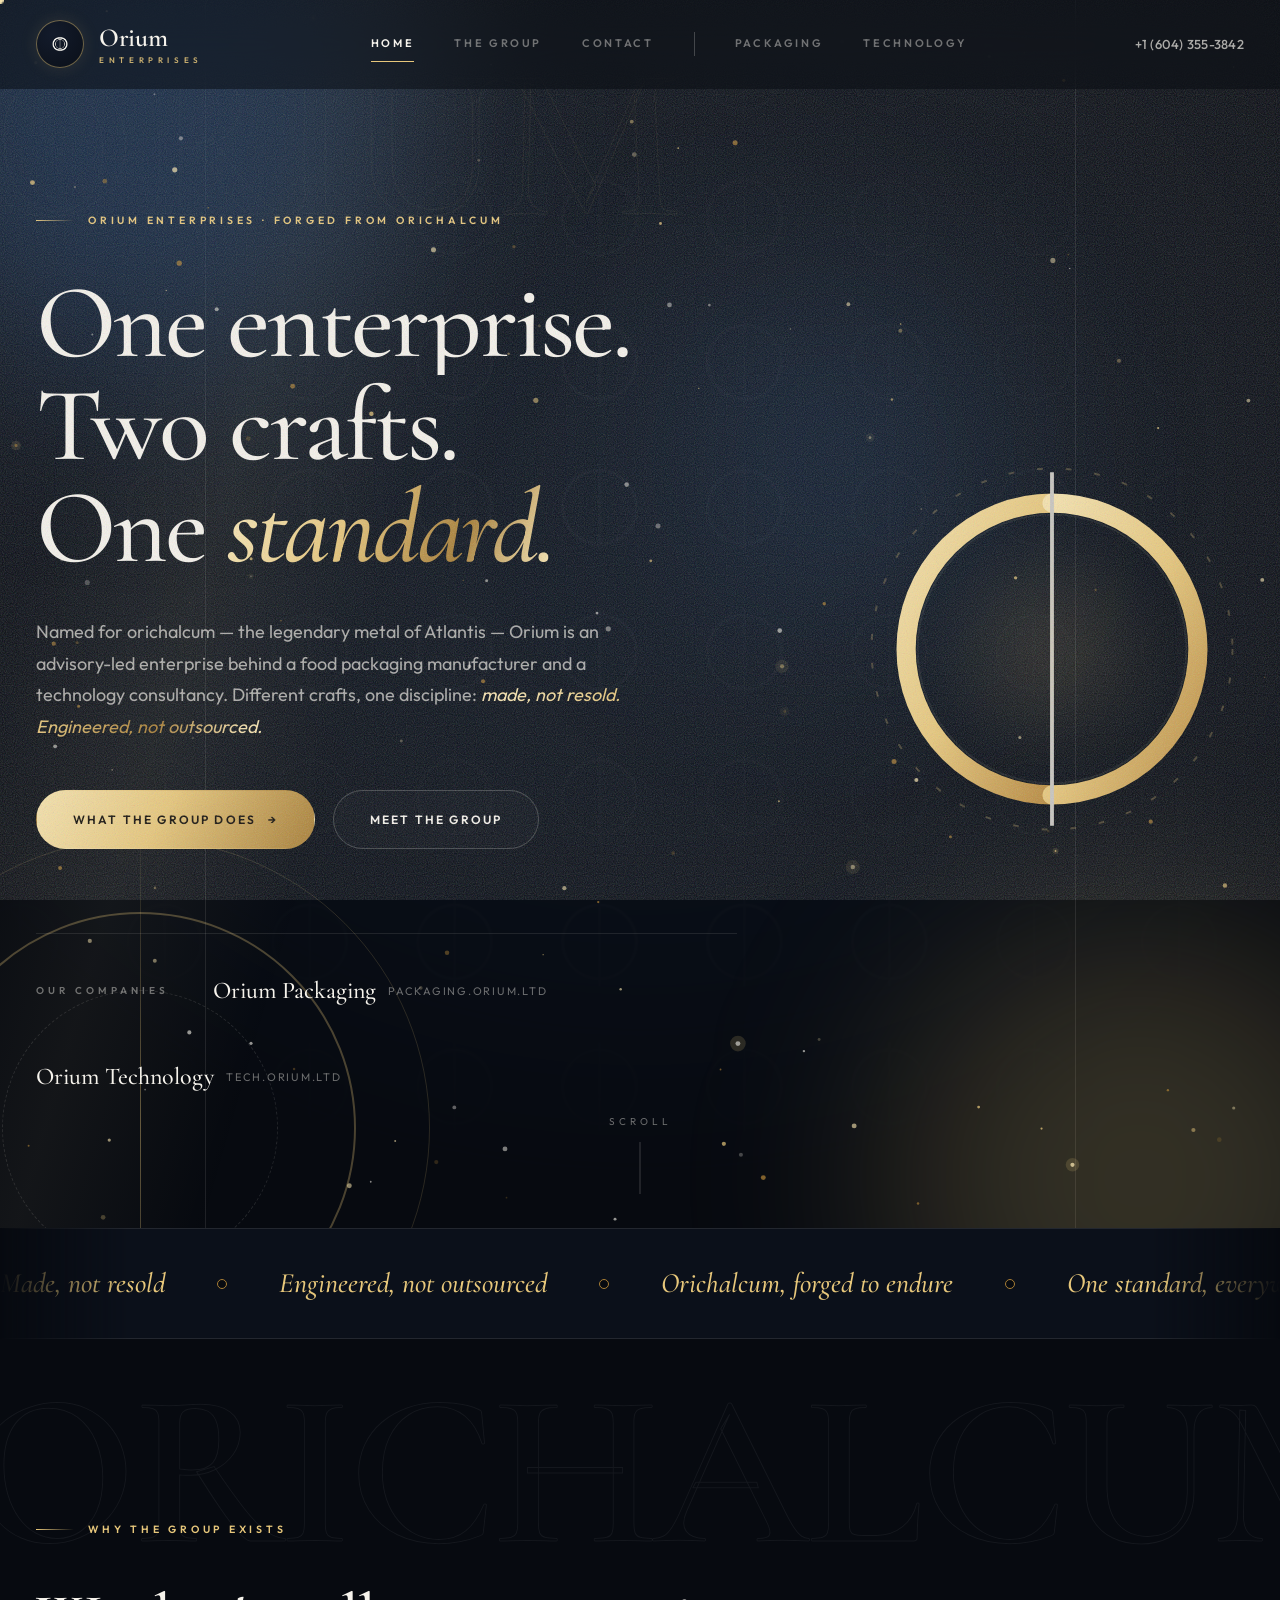
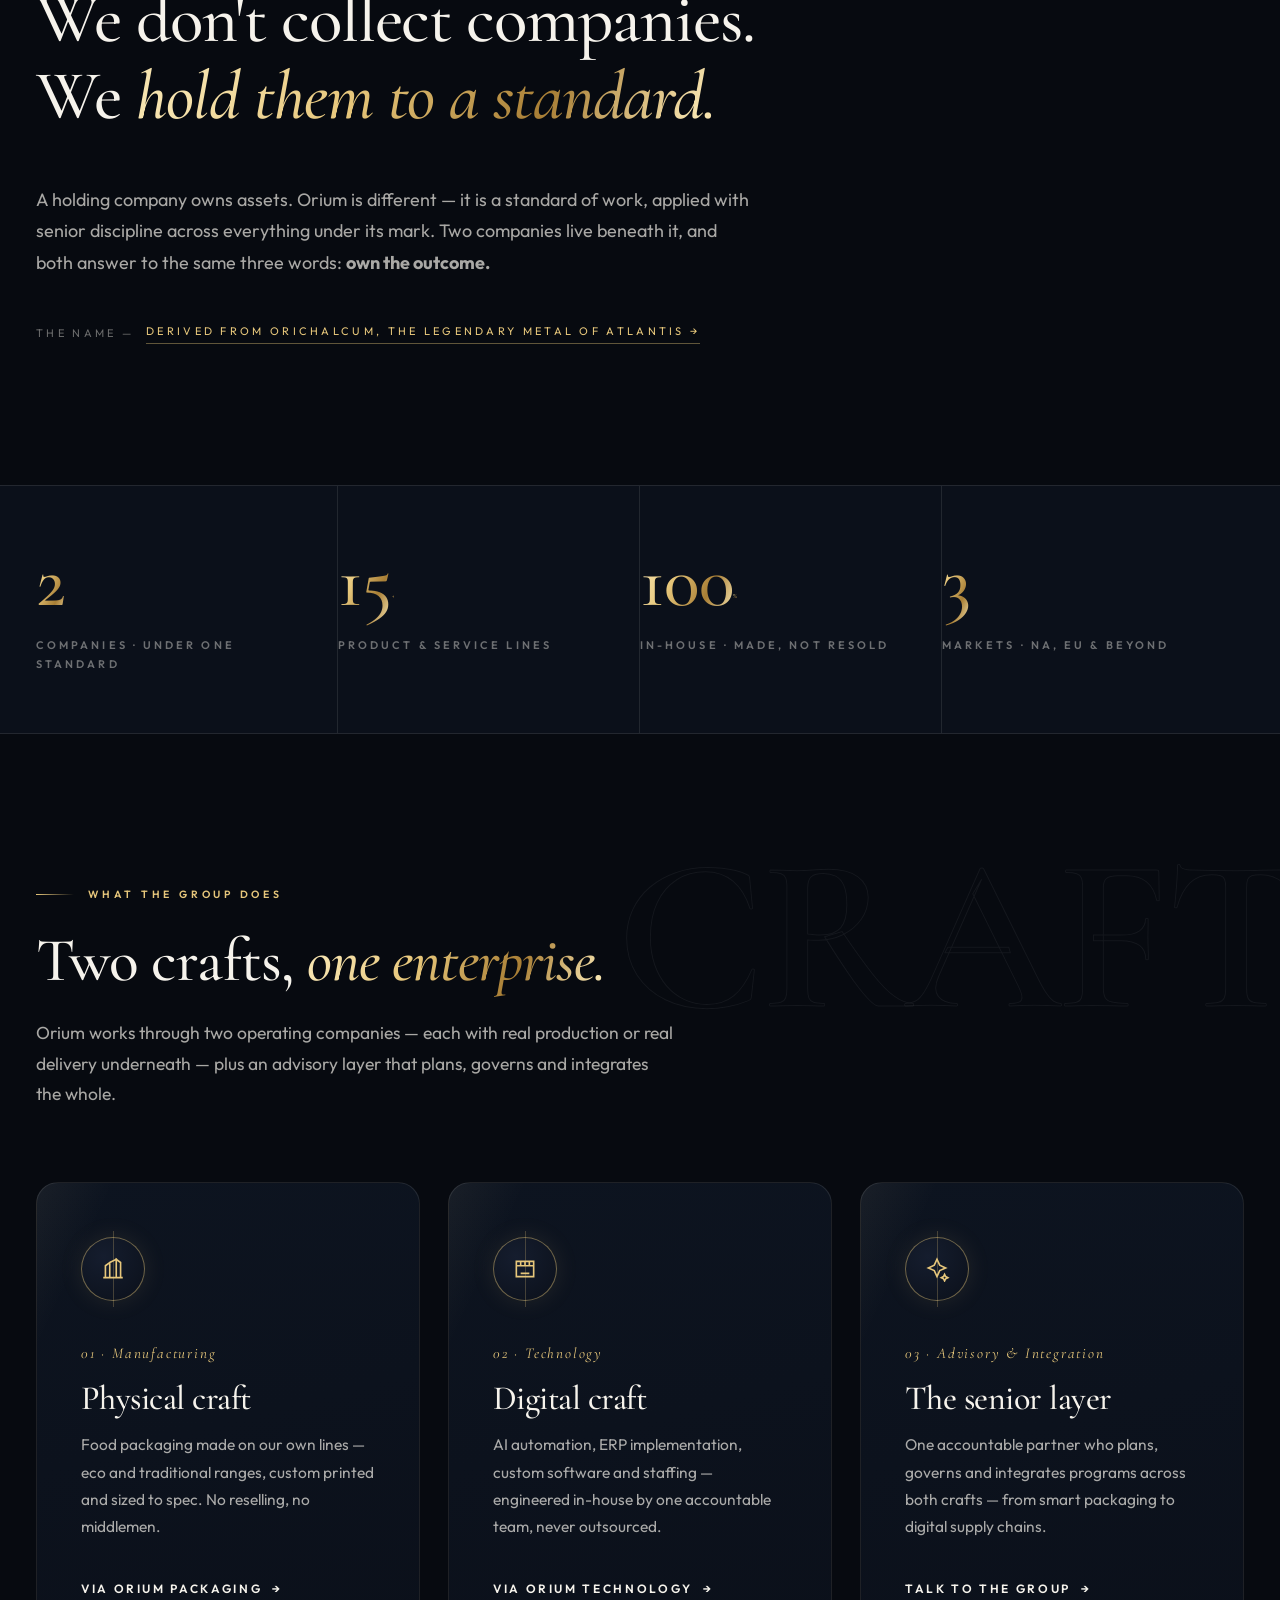
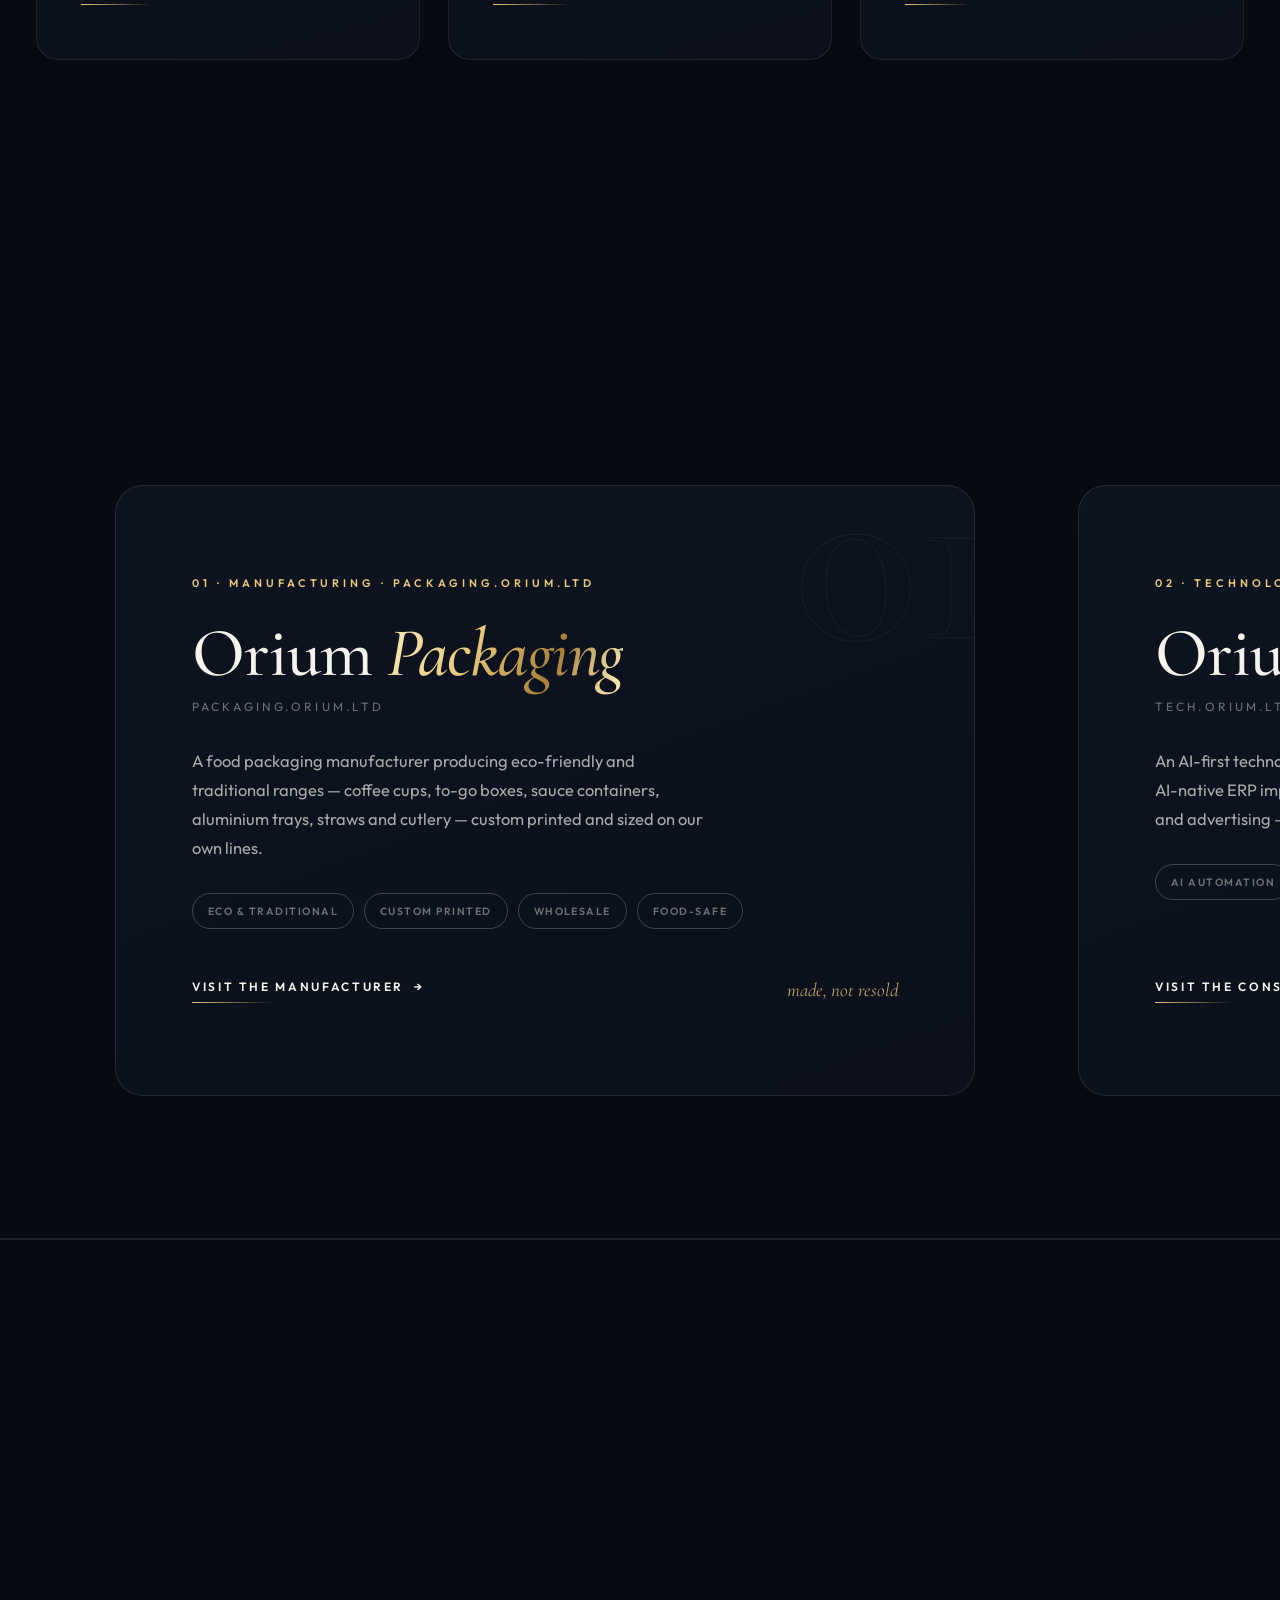
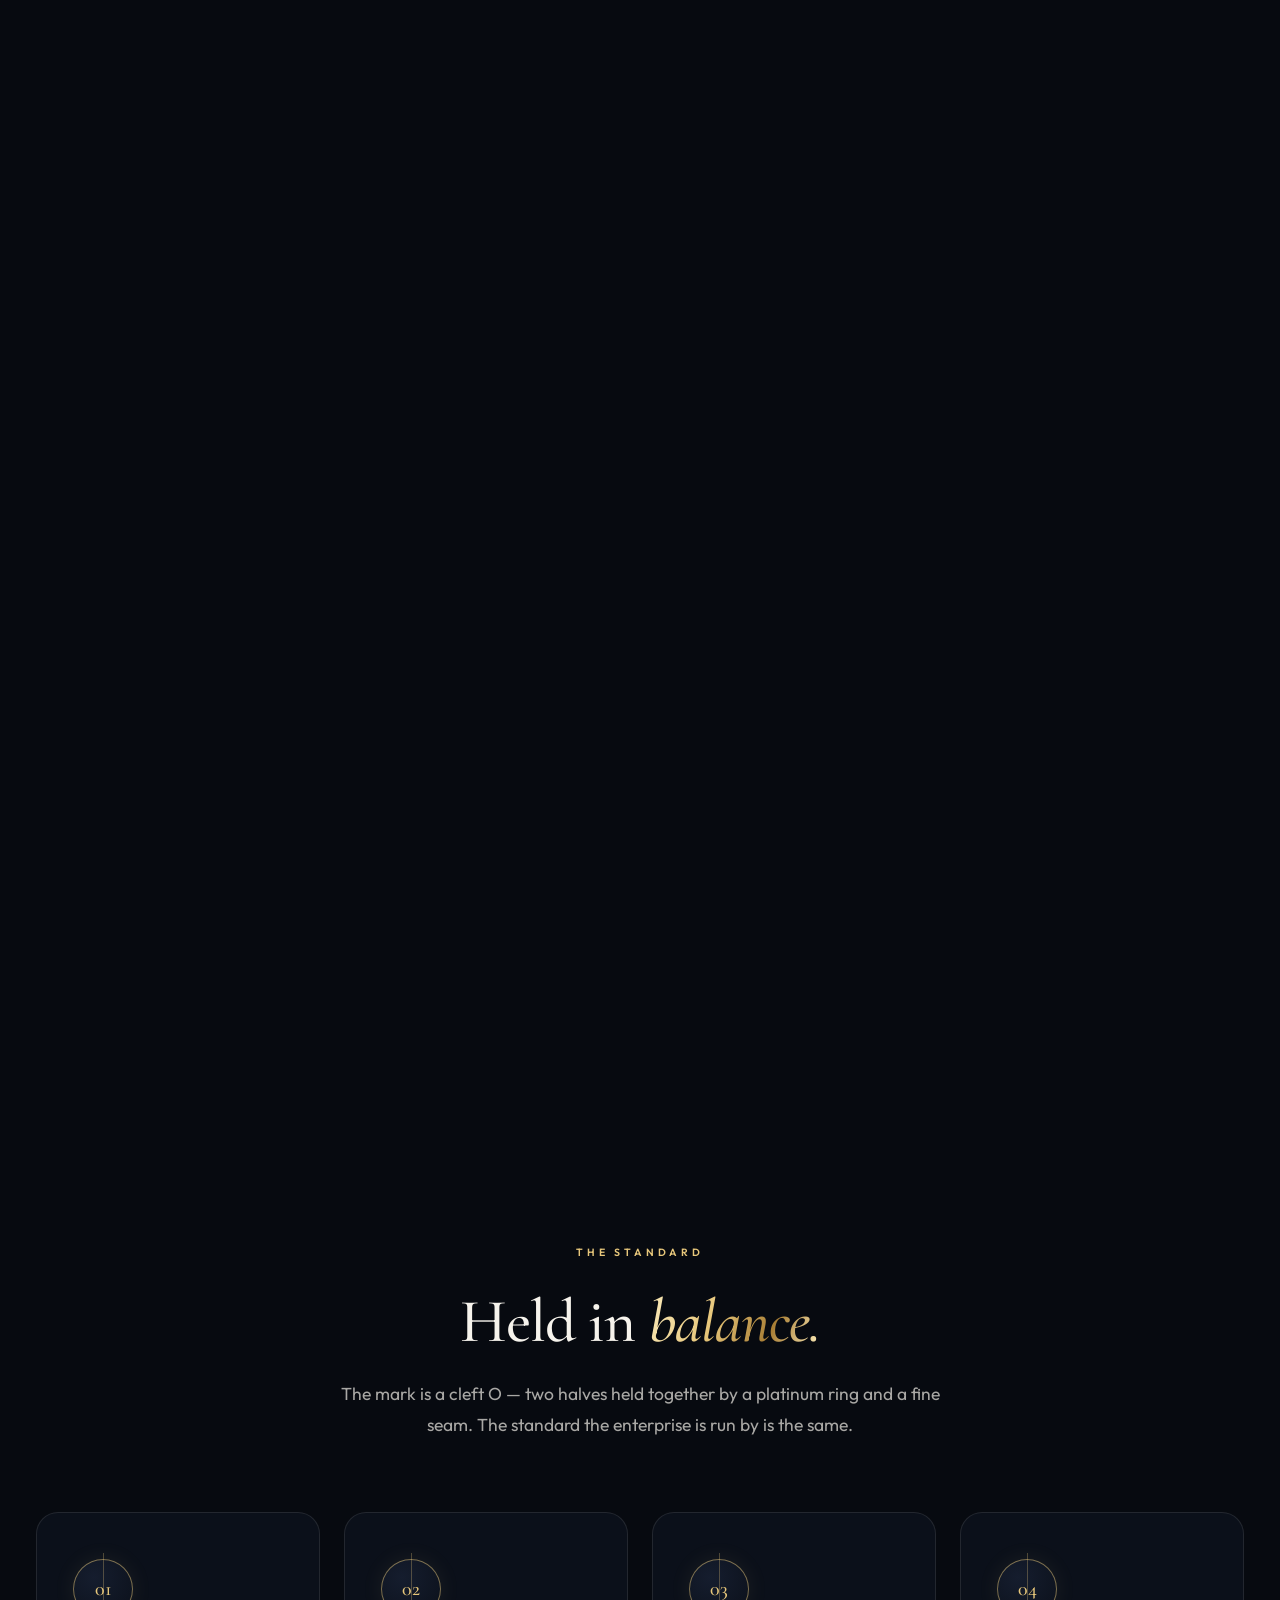
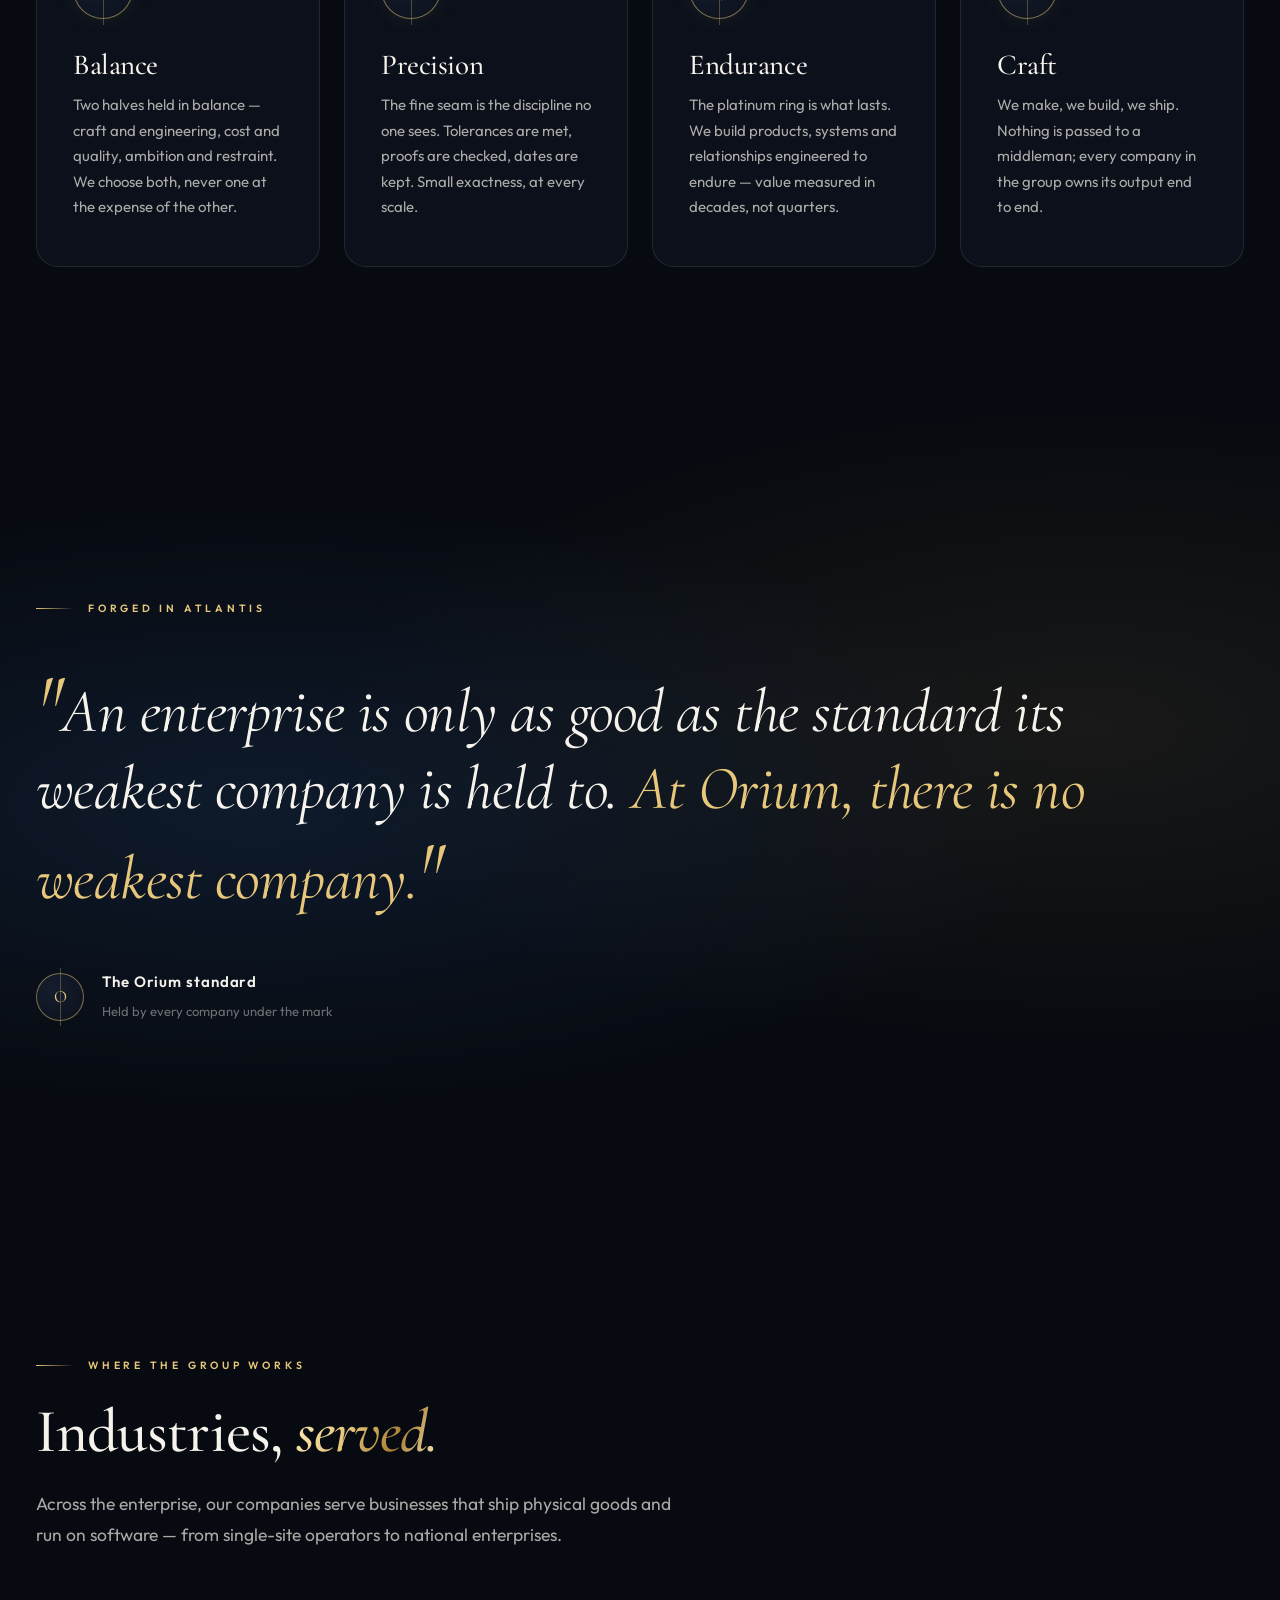
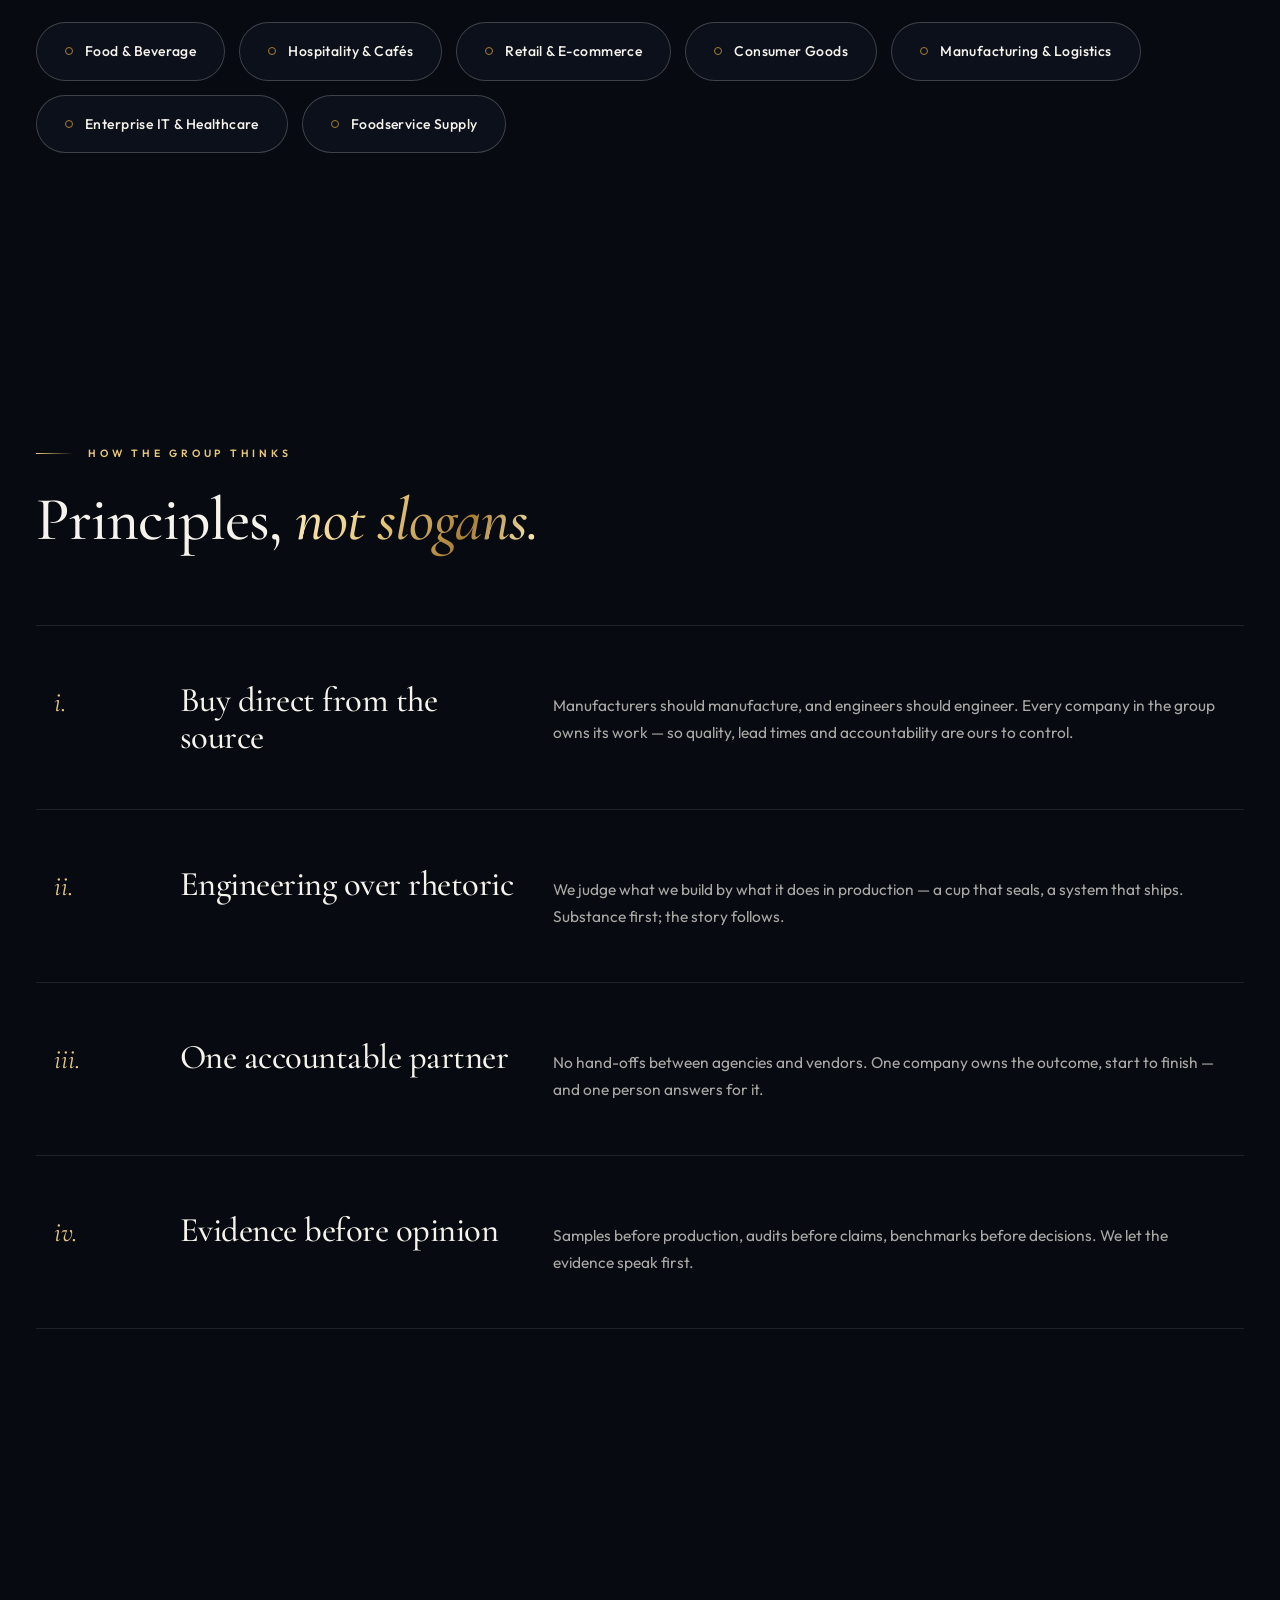
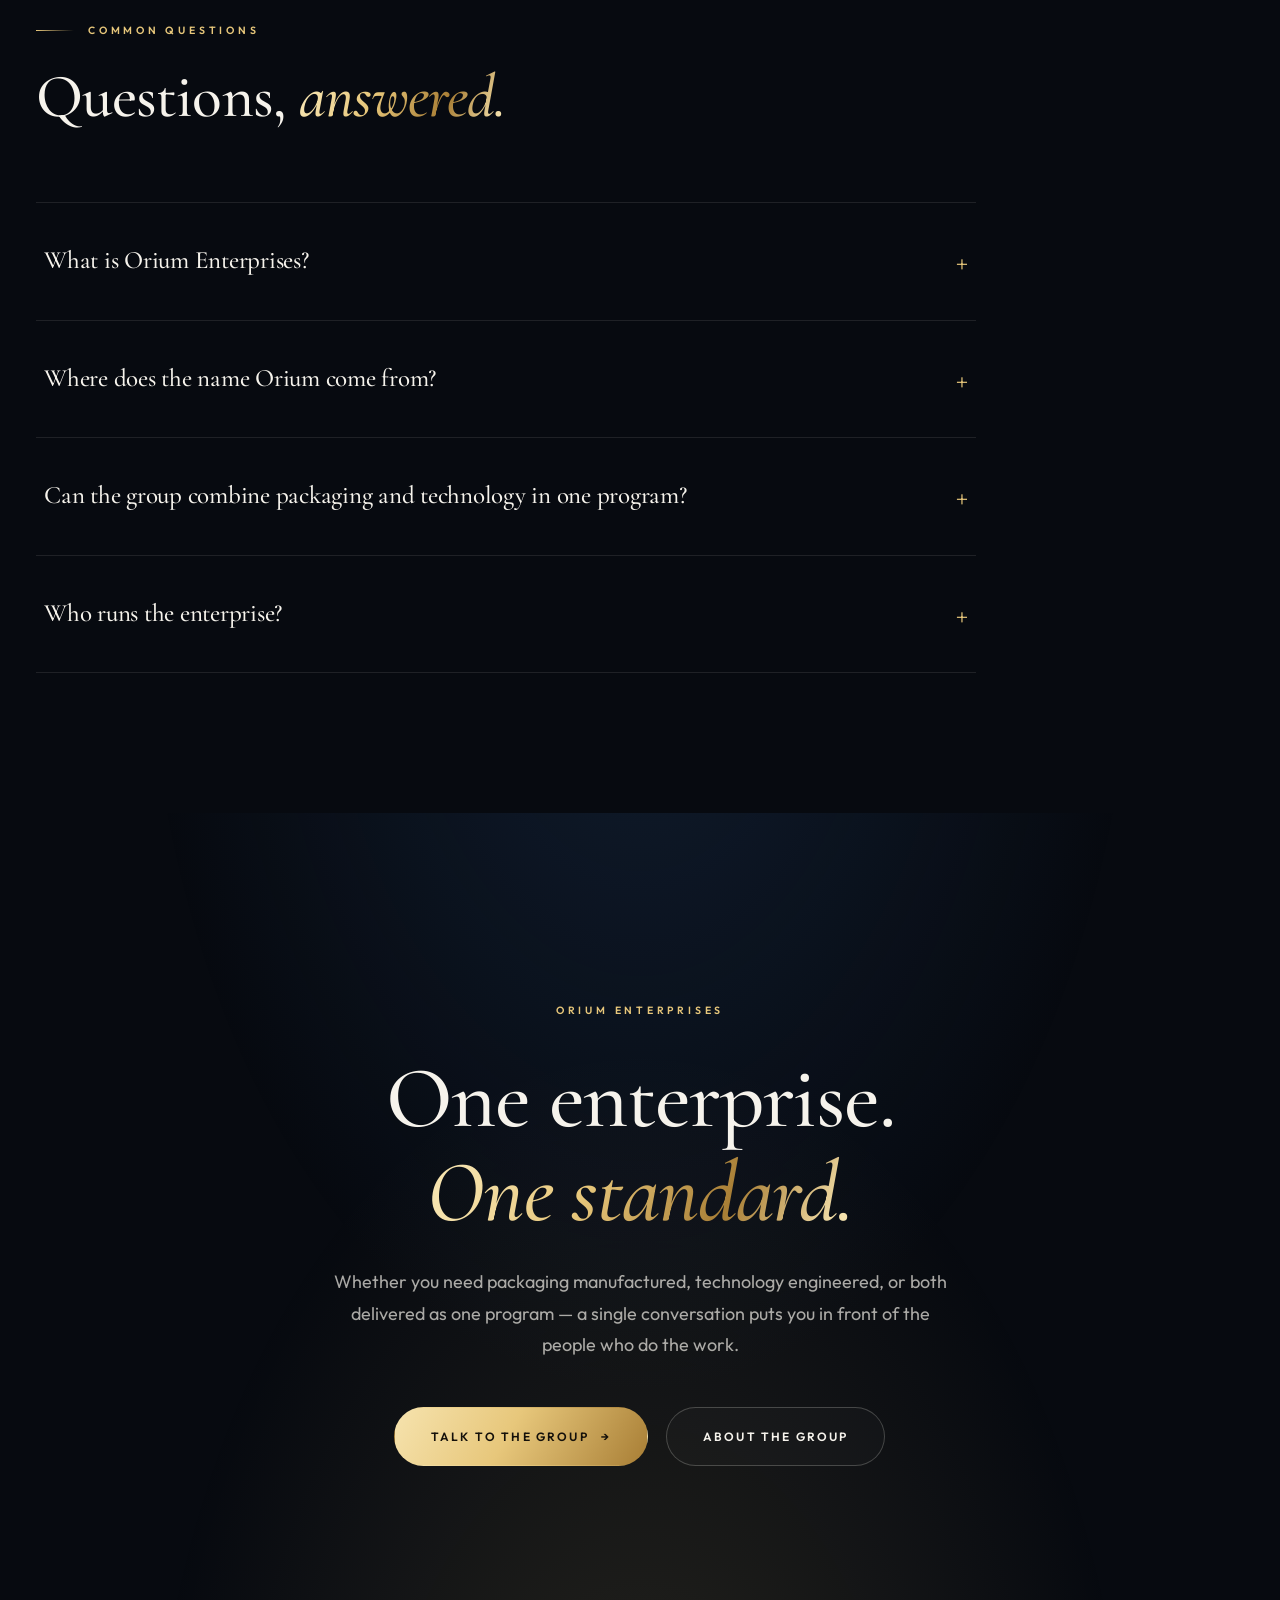
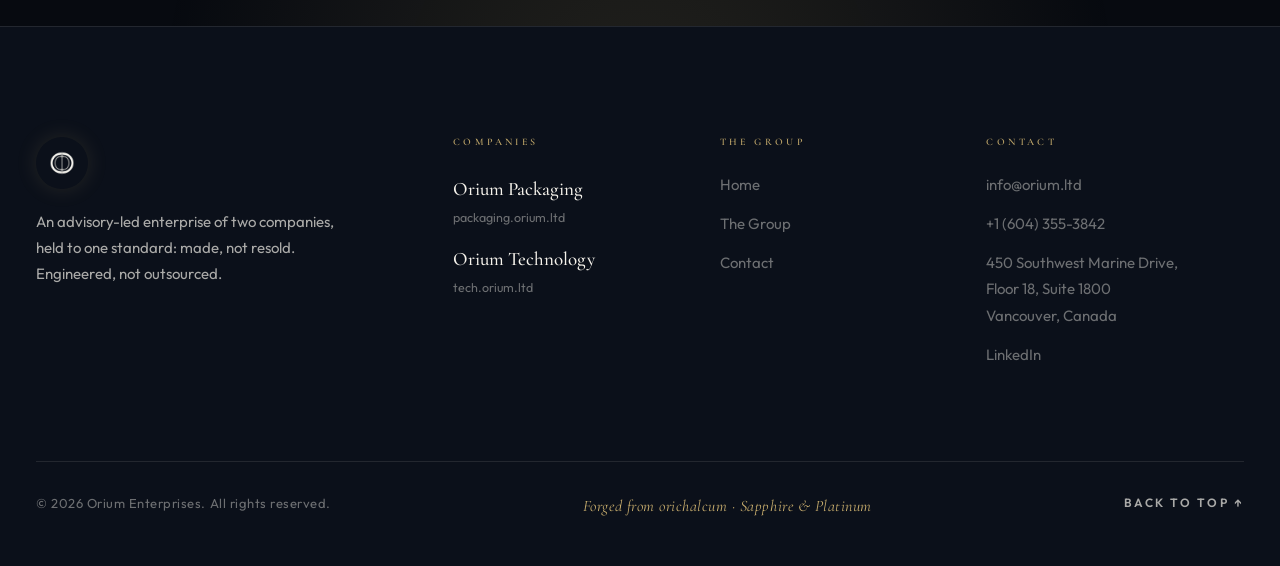
<file: index.html>
<!DOCTYPE html>
<html lang="en">
<head>
  <meta charset="UTF-8">
  <meta name="viewport" content="width=device-width, initial-scale=1.0">
  <script>document.documentElement.classList.add("js");</script>

  <title>Orium Enterprises | Packaging Manufacturing &amp; Technology Consulting Group</title>
  <meta name="description" content="Orium Enterprises is an advisory-led enterprise of two companies — a food packaging manufacturer that makes, not resells, and an AI-first technology consultancy that engineers, not outsources. Named for orichalcum, the legendary metal of Atlantis.">
  <meta name="keywords" content="Orium Enterprises, orichalcum, packaging manufacturer, technology consulting group, food packaging, AI consulting, ERP implementation, advisory-led group">
  <meta name="robots" content="index, follow">
  <link rel="canonical" href="https://orium.ltd/">

  <meta property="og:type" content="website">
  <meta property="og:title" content="Orium Enterprises | Packaging Manufacturing &amp; Technology Consulting Group">
  <meta property="og:description" content="One enterprise, two crafts. Named for orichalcum, the legendary metal. Food packaging made, not resold. Technology engineered, not outsourced.">
  <meta property="og:url" content="https://orium.ltd/">
  <meta property="og:image" content="https://orium.ltd/on-colour-cream.jpg">
  <meta property="og:image:alt" content="The Orium Enterprises mark preserved on cream">
  <meta property="og:image:width" content="1200">
  <meta property="og:image:height" content="1200">
  <meta property="og:site_name" content="Orium Enterprises">
  <meta name="twitter:card" content="summary_large_image">
  <meta name="twitter:title" content="Orium Enterprises | Packaging Manufacturing &amp; Technology Consulting Group">
  <meta name="twitter:description" content="One enterprise, two crafts. One standard governs both.">
  <meta name="twitter:image" content="https://orium.ltd/on-colour-cream.jpg">

  <link rel="icon" href="favicon.png">
  <link rel="apple-touch-icon" href="app-icon.jpg">

  <link rel="preconnect" href="https://fonts.googleapis.com">
  <link rel="preconnect" href="https://fonts.gstatic.com" crossorigin>
  <link href="https://fonts.googleapis.com/css2?family=Cormorant+Garamond:ital,wght@0,400;0,500;0,600;1,400;1,500&family=Outfit:wght@300;400;500;600&display=swap" rel="stylesheet">

  <link rel="stylesheet" href="assets/styles.css">

  <script type="application/ld+json">
  {
    "@context": "https://schema.org",
    "@type": "Organization",
    "@id": "https://orium.ltd/#organization",
    "name": "Orium Enterprises",
    "alternateName": "ORIUM ENTERPRISES",
    "slogan": "Sapphire &amp; Platinum",
    "description": "Orium Enterprises is an advisory-led enterprise of two companies: Orium Packaging, a food packaging manufacturer, and Orium Technology, an AI-first technology consultancy. One standard governs both: made, not resold; engineered, not outsourced.",
    "url": "https://orium.ltd",
    "logo": "https://orium.ltd/Logo.png",
    "email": "info@orium.ltd",
    "telephone": "+1-604-355-3842",
    "address": {
      "@type": "PostalAddress",
      "streetAddress": "450 Southwest Marine Drive, Floor 18, Suite 1800",
      "addressLocality": "Vancouver",
      "addressCountry": "CA"
    },
    "areaServed": ["North America", "Europe"],
    "sameAs": ["https://www.linkedin.com/in/vivek-sajwan"],
    "knowsAbout": [
      "Food Packaging Manufacturing", "Eco-Friendly Packaging", "Custom Printed Packaging",
      "AI Consulting", "AI Workflow Automation", "ERP Implementation", "Custom Software Development",
      "Staff Augmentation", "Supply Chain Automation", "Digital Traceability"
    ],
    "subOrganization": [
      {
        "@type": "Organization",
        "name": "Orium Packaging",
        "description": "Manufacturer of eco-friendly and traditional food packaging. Custom printed, wholesale, made not resold.",
        "url": "https://packaging.orium.ltd"
      },
      {
        "@type": "Organization",
        "name": "Orium Technology",
        "description": "AI-first technology consultancy. AI automation, ERP implementation, custom software, staffing and ads.",
        "url": "https://tech.orium.ltd"
      }
    ]
  }
  </script>
  <script type="application/ld+json">
  {
    "@context": "https://schema.org",
    "@type": "WebSite",
    "name": "Orium Enterprises",
    "url": "https://orium.ltd",
    "publisher": { "@id": "https://orium.ltd/#organization" }
  }
  </script>
  <script type="application/ld+json">
  {
    "@context": "https://schema.org",
    "@type": "FAQPage",
    "mainEntity": [
      {
        "@type": "Question",
        "name": "What is Orium Enterprises?",
        "acceptedAnswer": {
          "@type": "Answer",
          "text": "Orium Enterprises is an advisory-led enterprise that owns and operates two companies — Orium Packaging, a food packaging manufacturer, and Orium Technology, an AI-first technology consultancy. The group sets one standard both companies answer to."
        }
      },
      {
        "@type": "Question",
        "name": "Where does the name Orium come from?",
        "acceptedAnswer": {
          "@type": "Answer",
          "text": "Orium is derived from orichalcum — the legendary metal of Atlantis, described by Plato as glowing like fire and more precious than gold. The name carries the same promise: a standard forged to endure."
        }
      },
      {
        "@type": "Question",
        "name": "Can the group combine packaging and technology in one program?",
        "acceptedAnswer": {
          "@type": "Answer",
          "text": "Yes. The group's advisory layer designs integrated programs — smart packaging, digital traceability and supply-chain automation — where the packaging line and the technology stack are delivered as one project with one accountable partner."
        }
      },
      {
        "@type": "Question",
        "name": "Who runs the enterprise?",
        "acceptedAnswer": {
          "@type": "Answer",
          "text": "A senior team across both companies — engineers, operators and specialists spread across North America and Europe. No layers between you and the people doing the work, and one standard every company answers to."
        }
      }
    ]
  }
  </script>
</head>
<body class="loading">
  <a class="skip-link" href="#content">Skip to content</a>

  <div id="loader">
    <svg class="l-mark cleft" viewBox="0 0 200 200" fill="none" aria-hidden="true">
      <defs>
        <linearGradient id="ogold-l" x1="0" y1="0" x2="1" y2="1">
          <stop offset="0" stop-color="#F6E3AE"/>
          <stop offset="0.5" stop-color="#E7C77B"/>
          <stop offset="1" stop-color="#B98A3E"/>
        </linearGradient>
      </defs>
      <g stroke="url(#ogold-l)" stroke-width="10" stroke-linecap="round">
        <path class="draw h-left" d="M100 24 A76 76 0 0 0 100 176"/>
        <path class="draw h-right" d="M100 24 A76 76 0 0 1 100 176"/>
      </g>
<circle class="draw ring-draw" cx="100" cy="100" r="38" stroke="url(#ogold)" stroke-width="16"/>
      <line class="draw seam-draw" x1="100" y1="8" x2="100" y2="192" stroke="#C8C6C0" stroke-width="2"/>
    </svg>
    <div class="l-name">Orium</div>
    <div class="l-pct">0</div>
  </div>

  <div id="cursorDot"></div>
  <div id="cursorRing"></div>
  <div id="scrollbar"></div>

  <nav class="site-nav">
    <div class="container nav-inner">
      <a class="brand" href="index.html">
        <span class="medallion"><img src="Logo.png" alt="Orium Enterprises mark" width="34" height="34"></span>
        <span class="words">
          <b>Orium</b>
          <span>ENTERPRISES</span>
        </span>
      </a>
      <div class="nav-links">
        <a href="index.html" class="active">Home</a>
        <a href="about.html">The Group</a>
        <a href="contact.html">Contact</a>
        <span class="sep"></span>
        <a href="https://packaging.orium.ltd" target="_blank" rel="noopener">Packaging</a>
        <a href="https://tech.orium.ltd" target="_blank" rel="noopener">Technology</a>
      </div>
      <div class="nav-right">
        <a class="phone" href="tel:+16043553842">+1 (604) 355-3842</a>
        <button class="hamburger" id="hamburger" aria-label="Open menu" aria-expanded="false" aria-controls="mobileMenu">☰</button>
      </div>
    </div>
  </nav>

  <div id="mobileMenu">
    <div class="m-top">
      <a class="brand" href="index.html">
        <span class="medallion"><img src="Logo.png" alt="Orium Enterprises mark" width="34" height="34"></span>
        <span class="words">
          <b>Orium</b>
          <span>ENTERPRISES</span>
        </span>
      </a>
      <button class="m-close" id="mClose" aria-label="Close menu">✕</button>
    </div>
    <nav class="m-body">
      <a href="index.html">Home</a>
      <a href="about.html">The Group</a>
      <a href="contact.html">Contact</a>
      <a href="https://packaging.orium.ltd" target="_blank" rel="noopener"><small>packaging.orium.ltd</small>Packaging</a>
      <a href="https://tech.orium.ltd" target="_blank" rel="noopener"><small>tech.orium.ltd</small>Technology</a>
    </nav>
    <div class="m-foot">
      <a class="btn btn-gold" href="contact.html">Contact us</a>
    </div>
  </div>

  <header class="hero" id="content">
    <span class="ghost" data-par="0.08" aria-hidden="true">ORIUM</span>
    <div class="shimmer" aria-hidden="true"></div>
    <div class="dial" aria-hidden="true">
      <div class="d-ring r1"></div>
      <div class="d-ring r2"></div>
      <div class="d-ring r3"></div>
      <div class="d-seam"></div>
    </div>
    <div class="vline l1"></div>
    <div class="vline l2"></div>
    <div class="orb o1"></div>
    <div class="orb o2"></div>
    <div class="orb o3"></div>
    <canvas id="dust"></canvas>
    <div class="container">
      <div class="hero-copy">
        <span class="tag">Orium Enterprises · Forged from orichalcum</span>
        <h1>
          <span class="line"><span>One enterprise.</span></span>
          <span class="line"><span>Two crafts.</span></span>
          <span class="line"><span>One <em class="gold">standard.</em></span></span>
        </h1>
        <p class="sub">Named for orichalcum — the legendary metal of Atlantis — Orium is an advisory-led enterprise behind a food packaging manufacturer and a technology consultancy. Different crafts, one discipline: <em class="gold">made, not resold. Engineered, not outsourced.</em></p>
        <div class="hero-btns">
          <a class="btn btn-gold" href="#capabilities">What the group does <span class="arr">→</span></a>
          <a class="btn btn-ghost" href="about.html">Meet the group</a>
        </div>
        <div class="hero-quick">
          <span class="hq-label">Our companies</span>
          <a href="https://packaging.orium.ltd" target="_blank" rel="noopener">
            <span class="q-name">Orium Packaging</span> <span class="q-dom">packaging.orium.ltd</span>
          </a>
          <a href="https://tech.orium.ltd" target="_blank" rel="noopener">
            <span class="q-name">Orium Technology</span> <span class="q-dom">tech.orium.ltd</span>
          </a>
        </div>
      </div>
      <div class="mark-wrap">
        <div class="cleft-glow"></div>
        <svg class="cleft" viewBox="0 0 200 200" fill="none" aria-hidden="true">
          <defs>
            <linearGradient id="ogold" x1="0" y1="0" x2="1" y2="1">
              <stop offset="0" stop-color="#F6E3AE"/>
              <stop offset="0.5" stop-color="#E7C77B"/>
              <stop offset="1" stop-color="#B98A3E"/>
            </linearGradient>
          </defs>
          <circle class="halo" cx="100" cy="100" r="94" stroke="rgba(231,199,123,0.28)" stroke-width="1" stroke-dasharray="3 12"/>
          <circle class="halo" cx="100" cy="100" r="70" stroke="rgba(246,243,236,0.07)" stroke-width="1"/>
          <g stroke="url(#ogold)" stroke-width="10" stroke-linecap="round">
            <path class="draw h-left" d="M100 24 A76 76 0 0 0 100 176"/>
            <path class="draw h-right" d="M100 24 A76 76 0 0 1 100 176"/>
          </g>
<circle class="draw ring-draw" cx="100" cy="100" r="38" stroke="url(#ogold-l)" stroke-width="16"/>
          <line class="draw seam-draw" x1="100" y1="8" x2="100" y2="192" stroke="#C8C6C0" stroke-width="2"/>
        </svg>
      </div>
    </div>
    <div class="scroll-hint">
      <span>Scroll</span>
      <div class="sh-line"></div>
    </div>
  </header>

  <div class="marquee" aria-hidden="true">
    <div class="marquee-track">
      <span>Made, not resold</span><span>Engineered, not outsourced</span><span>Orichalcum, forged to endure</span><span>One standard, everywhere we work</span><span>Sapphire &amp; Platinum</span>
      <span>Made, not resold</span><span>Engineered, not outsourced</span><span>Orichalcum, forged to endure</span><span>One standard, everywhere we work</span><span>Sapphire &amp; Platinum</span>
    </div>
  </div>

  <section class="manifesto">
    <div class="container">
      <span class="ghost" data-par="0.1" aria-hidden="true">ORICHALCUM</span>
      <div class="m-body" data-rv>
        <span class="tag">Why the group exists</span>
        <h2>We don't collect companies.<br>We <em class="gold">hold them to a standard.</em></h2>
        <p class="m-para">A holding company owns assets. Orium is different — it is a standard of work, applied with senior discipline across everything under its mark. Two companies live beneath it, and both answer to the same three words: <strong>own the outcome.</strong></p>
        <div class="m-legend" data-rv data-rv-delay="150">
          <span>The name —</span>
          <a href="https://en.wikipedia.org/wiki/Orichalcum" target="_blank" rel="noopener">derived from orichalcum, the legendary metal of Atlantis →</a>
        </div>
      </div>
    </div>
  </section>

  <section class="stats-band">
    <div class="container">
      <div class="stat" data-rv>
        <b><span class="num gold" data-count="2">2</span></b>
        <span>Companies · under one standard</span>
      </div>
      <div class="stat" data-rv data-rv-delay="100">
        <b><span class="num gold" data-count="15">15</span><sup class="unit gold">+</sup></b>
        <span>Product &amp; service lines</span>
      </div>
      <div class="stat" data-rv data-rv-delay="200">
        <b><span class="num gold" data-count="100">100</span><sup class="unit gold">%</sup></b>
        <span>In-house · made, not resold</span>
      </div>
      <div class="stat" data-rv data-rv-delay="300">
        <b><span class="num gold" data-count="3">3</span></b>
        <span>Markets · NA, EU &amp; beyond</span>
      </div>
    </div>
  </section>

  <section id="capabilities" class="caps">
    <div class="container">
      <span class="ghost" data-par="0.12" aria-hidden="true">CRAFT</span>
      <div class="sec-head" data-rv>
        <span class="tag">What the group does</span>
        <h2>Two crafts, <em class="gold">one enterprise.</em></h2>
        <p>Orium works through two operating companies — each with real production or real delivery underneath — plus an advisory layer that plans, governs and integrates the whole.</p>
      </div>
      <div class="caps-grid">
        <article class="cap" data-tilt="6">
          <div class="cap-ic">
            <svg viewBox="0 0 24 24"><path d="M3 20h18M5 20V9l4-3v14M9 20V6l6-3v17M15 20V3l4 3v14"/></svg>
          </div>
          <span class="cap-num">01 · Manufacturing</span>
          <h3>Physical craft</h3>
          <p>Food packaging made on our own lines — eco and traditional ranges, custom printed and sized to spec. No reselling, no middlemen.</p>
          <div class="cap-via"><a class="lnk" href="https://packaging.orium.ltd" target="_blank" rel="noopener">Via Orium Packaging <span class="arr">→</span></a></div>
        </article>
        <article class="cap" data-tilt="6">
          <div class="cap-ic">
            <svg viewBox="0 0 24 24"><path d="M4 5h16v14H4zM4 9h16M8 5v4M12 5v4M16 5v4M8 16h8"/></svg>
          </div>
          <span class="cap-num">02 · Technology</span>
          <h3>Digital craft</h3>
          <p>AI automation, ERP implementation, custom software and staffing — engineered in-house by one accountable team, never outsourced.</p>
          <div class="cap-via"><a class="lnk" href="https://tech.orium.ltd" target="_blank" rel="noopener">Via Orium Technology <span class="arr">→</span></a></div>
        </article>
        <article class="cap" data-tilt="6">
          <div class="cap-ic">
            <svg viewBox="0 0 24 24"><path d="M12 3l2.5 5.5L20 11l-5.5 2.5L12 19l-2.5-5.5L4 11l5.5-2.5z"/><path d="M19 17l1 2 2 1-2 1-1 2-1-2-2-1 2-1z"/></svg>
          </div>
          <span class="cap-num">03 · Advisory &amp; Integration</span>
          <h3>The senior layer</h3>
          <p>One accountable partner who plans, governs and integrates programs across both crafts — from smart packaging to digital supply chains.</p>
          <div class="cap-via"><a class="lnk" href="contact.html">Talk to the group <span class="arr">→</span></a></div>
        </article>
      </div>
    </div>
  </section>

  <section id="companies" class="hscroll">
    <div class="hscroll-sticky">
      <div class="hscroll-inner">
        <div class="hpanel" data-rv>
          <span class="hp-ghost" aria-hidden="true">01</span>
          <span class="hp-eyebrow">01 · Manufacturing · packaging.orium.ltd</span>
          <h3>Orium <em class="gold">Packaging</em></h3>
          <div class="hp-dom">packaging.orium.ltd</div>
          <p>A food packaging manufacturer producing eco-friendly and traditional ranges — coffee cups, to-go boxes, sauce containers, aluminium trays, straws and cutlery — custom printed and sized on our own lines.</p>
          <div class="tags">
            <span>Eco &amp; traditional</span>
            <span>Custom printed</span>
            <span>Wholesale</span>
            <span>Food-safe</span>
          </div>
          <div class="hp-foot">
            <a class="lnk" href="https://packaging.orium.ltd" target="_blank" rel="noopener">Visit the manufacturer <span class="arr">→</span></a>
            <span class="hp-year">made, not resold</span>
          </div>
        </div>
        <div class="hpanel" data-rv>
          <span class="hp-ghost" aria-hidden="true">02</span>
          <span class="hp-eyebrow">02 · Technology · tech.orium.ltd</span>
          <h3>Orium <em class="gold">Technology</em></h3>
          <div class="hp-dom">tech.orium.ltd</div>
          <p>An AI-first technology consultancy delivering AI workflow automation, AI-native ERP implementation, custom software, staff augmentation and advertising — one accountable partner for business technology.</p>
          <div class="tags">
            <span>AI automation</span>
            <span>ERP · SAP · Odoo · NetSuite · D365</span>
            <span>Software</span>
            <span>Staffing</span>
          </div>
          <div class="hp-foot">
            <a class="lnk" href="https://tech.orium.ltd" target="_blank" rel="noopener">Visit the consultancy <span class="arr">→</span></a>
            <span class="hp-year">engineered, not outsourced</span>
          </div>
        </div>
        <div class="hpanel-close">
          <span class="tag">The houses under the mark</span>
          <h3>One enterprise.<br><em class="gold">One standard.</em></h3>
          <a class="btn btn-gold" href="about.html">Meet the group <span class="arr">→</span></a>
        </div>
      </div>
      <div class="hscroll-progress"><span></span></div>
    </div>
  </section>

  <section id="values">
    <div class="container">
      <div class="sec-head center" data-rv>
        <span class="tag">The standard</span>
        <h2>Held in <em class="gold">balance.</em></h2>
        <p>The mark is a cleft O — two halves held together by a platinum ring and a fine seam. The standard the enterprise is run by is the same.</p>
      </div>
      <div class="values-grid">
        <div class="value" data-tilt="5" data-rv>
          <div class="v-ring">01</div>
          <h3>Balance</h3>
          <p>Two halves held in balance — craft and engineering, cost and quality, ambition and restraint. We choose both, never one at the expense of the other.</p>
        </div>
        <div class="value" data-tilt="5" data-rv data-rv-delay="100">
          <div class="v-ring">02</div>
          <h3>Precision</h3>
          <p>The fine seam is the discipline no one sees. Tolerances are met, proofs are checked, dates are kept. Small exactness, at every scale.</p>
        </div>
        <div class="value" data-tilt="5" data-rv data-rv-delay="200">
          <div class="v-ring">03</div>
          <h3>Endurance</h3>
          <p>The platinum ring is what lasts. We build products, systems and relationships engineered to endure — value measured in decades, not quarters.</p>
        </div>
        <div class="value" data-tilt="5" data-rv data-rv-delay="300">
          <div class="v-ring">04</div>
          <h3>Craft</h3>
          <p>We make, we build, we ship. Nothing is passed to a middleman; every company in the group owns its output end to end.</p>
        </div>
      </div>
    </div>
  </section>

  <section class="quote-band">
    <div class="container">
      <span class="tag" data-rv>Forged in Atlantis</span>
      <blockquote data-rv><span class="q-mark">"</span>An enterprise is only as good as the standard its weakest company is held to. <em>At Orium, there is no weakest company.</em><span class="q-mark">"</span></blockquote>
      <div class="who" data-rv data-rv-delay="150">
        <div class="w-ring">O</div>
        <div>
          <b>The Orium standard</b>
          <small>Held by every company under the mark</small>
        </div>
      </div>
    </div>
  </section>

  <section id="industries">
    <div class="container">
      <div class="sec-head" data-rv>
        <span class="tag">Where the group works</span>
        <h2>Industries, <em class="gold">served.</em></h2>
        <p>Across the enterprise, our companies serve businesses that ship physical goods and run on software — from single-site operators to national enterprises.</p>
      </div>
      <div class="industries" data-rv>
        <span class="industry-chip"><span class="i-dot"></span>Food &amp; Beverage</span>
        <span class="industry-chip"><span class="i-dot"></span>Hospitality &amp; Cafés</span>
        <span class="industry-chip"><span class="i-dot"></span>Retail &amp; E-commerce</span>
        <span class="industry-chip"><span class="i-dot"></span>Consumer Goods</span>
        <span class="industry-chip"><span class="i-dot"></span>Manufacturing &amp; Logistics</span>
        <span class="industry-chip"><span class="i-dot"></span>Enterprise IT &amp; Healthcare</span>
        <span class="industry-chip"><span class="i-dot"></span>Foodservice Supply</span>
      </div>
    </div>
  </section>

  <section id="principles">
    <div class="container">
      <div class="sec-head" data-rv>
        <span class="tag">How the group thinks</span>
        <h2>Principles, <em class="gold">not slogans.</em></h2>
      </div>
      <div class="principles">
        <div class="principle" data-rv>
          <span class="p-num">i.</span>
          <h3>Buy direct from the source</h3>
          <p>Manufacturers should manufacture, and engineers should engineer. Every company in the group owns its work — so quality, lead times and accountability are ours to control.</p>
        </div>
        <div class="principle" data-rv>
          <span class="p-num">ii.</span>
          <h3>Engineering over rhetoric</h3>
          <p>We judge what we build by what it does in production — a cup that seals, a system that ships. Substance first; the story follows.</p>
        </div>
        <div class="principle" data-rv>
          <span class="p-num">iii.</span>
          <h3>One accountable partner</h3>
          <p>No hand-offs between agencies and vendors. One company owns the outcome, start to finish — and one person answers for it.</p>
        </div>
        <div class="principle" data-rv>
          <span class="p-num">iv.</span>
          <h3>Evidence before opinion</h3>
          <p>Samples before production, audits before claims, benchmarks before decisions. We let the evidence speak first.</p>
        </div>
      </div>
    </div>
  </section>

  <section id="faq">
    <div class="container">
      <div class="sec-head" data-rv>
        <span class="tag">Common questions</span>
        <h2>Questions, <em class="gold">answered.</em></h2>
      </div>
      <div class="faq-list" data-rv>
        <details class="faq-item">
          <summary>What is Orium Enterprises?</summary>
          <div class="faq-body">
            <p>Orium Enterprises is an advisory-led enterprise that owns and operates two companies — Orium Packaging, a food packaging manufacturer, and Orium Technology, an AI-first technology consultancy. The group sets one standard both companies answer to.</p>
          </div>
        </details>
        <details class="faq-item">
          <summary>Where does the name Orium come from?</summary>
          <div class="faq-body">
            <p>Orium is derived from orichalcum — the legendary metal of Atlantis, described by Plato as glowing like fire and more precious than gold. The name carries the same promise: a standard forged to endure.</p>
          </div>
        </details>
        <details class="faq-item">
          <summary>Can the group combine packaging and technology in one program?</summary>
          <div class="faq-body">
            <p>Yes. The group's advisory layer designs integrated programs — smart packaging, digital traceability and supply-chain automation — where the packaging line and the technology stack are delivered as one project with one accountable partner.</p>
          </div>
        </details>
        <details class="faq-item">
          <summary>Who runs the enterprise?</summary>
          <div class="faq-body">
            <p>A senior team across both companies — engineers, operators and specialists spread across North America and Europe. No layers between you and the people doing the work, and one standard every company answers to.</p>
          </div>
        </details>
      </div>
    </div>
  </section>

  <section class="cta-band">
    <span class="ghost" data-par="-0.08" aria-hidden="true">ORIUM</span>
    <div class="container">
      <span class="tag">Orium Enterprises</span>
      <h2 data-rv>One enterprise.<br><em class="gold">One standard.</em></h2>
      <p data-rv data-rv-delay="120">Whether you need packaging manufactured, technology engineered, or both delivered as one program — a single conversation puts you in front of the people who do the work.</p>
      <div class="hero-btns" data-rv data-rv-delay="240">
        <a class="btn btn-gold" href="contact.html">Talk to the group <span class="arr">→</span></a>
        <a class="btn btn-ghost" href="about.html">About the group</a>
      </div>
    </div>
  </section>

  <footer>
    <div class="container">
      <div class="foot-grid">
        <div class="foot-brand">
          <img src="Logo.png" alt="Orium Enterprises mark" loading="lazy" width="52" height="52">
          <p>An advisory-led enterprise of two companies, held to one standard: made, not resold. Engineered, not outsourced.</p>
        </div>
        <div class="foot-col">
          <h4>Companies</h4>
          <ul>
            <li><a href="https://packaging.orium.ltd" target="_blank" rel="noopener"><span class="f-dom">Orium Packaging</span><small>packaging.orium.ltd</small></a></li>
            <li><a href="https://tech.orium.ltd" target="_blank" rel="noopener"><span class="f-dom">Orium Technology</span><small>tech.orium.ltd</small></a></li>
          </ul>
        </div>
        <div class="foot-col">
          <h4>The Group</h4>
          <ul>
            <li><a href="index.html">Home</a></li>
            <li><a href="about.html">The Group</a></li>
            <li><a href="contact.html">Contact</a></li>
          </ul>
        </div>
        <div class="foot-col">
          <h4>Contact</h4>
          <ul>
            <li><a href="mailto:info@orium.ltd">info@orium.ltd</a></li>
            <li><a href="tel:+16043553842">+1 (604) 355-3842</a></li>
            <li><span>450 Southwest Marine Drive,<br>Floor 18, Suite 1800<br>Vancouver, Canada</span></li>
            <li><a href="https://www.linkedin.com/in/vivek-sajwan" target="_blank" rel="noopener">LinkedIn</a></li>
          </ul>
        </div>
      </div>
      <div class="foot-bottom">
        <span>© 2026 Orium Enterprises. All rights reserved.</span>
        <span class="fb-brand">Forged from orichalcum · Sapphire &amp; Platinum</span>
        <a class="to-top" href="#top">Back to top ↑</a>
      </div>
    </div>
  </footer>

  <script src="assets/main.js"></script>
</body>
</html>
</file>
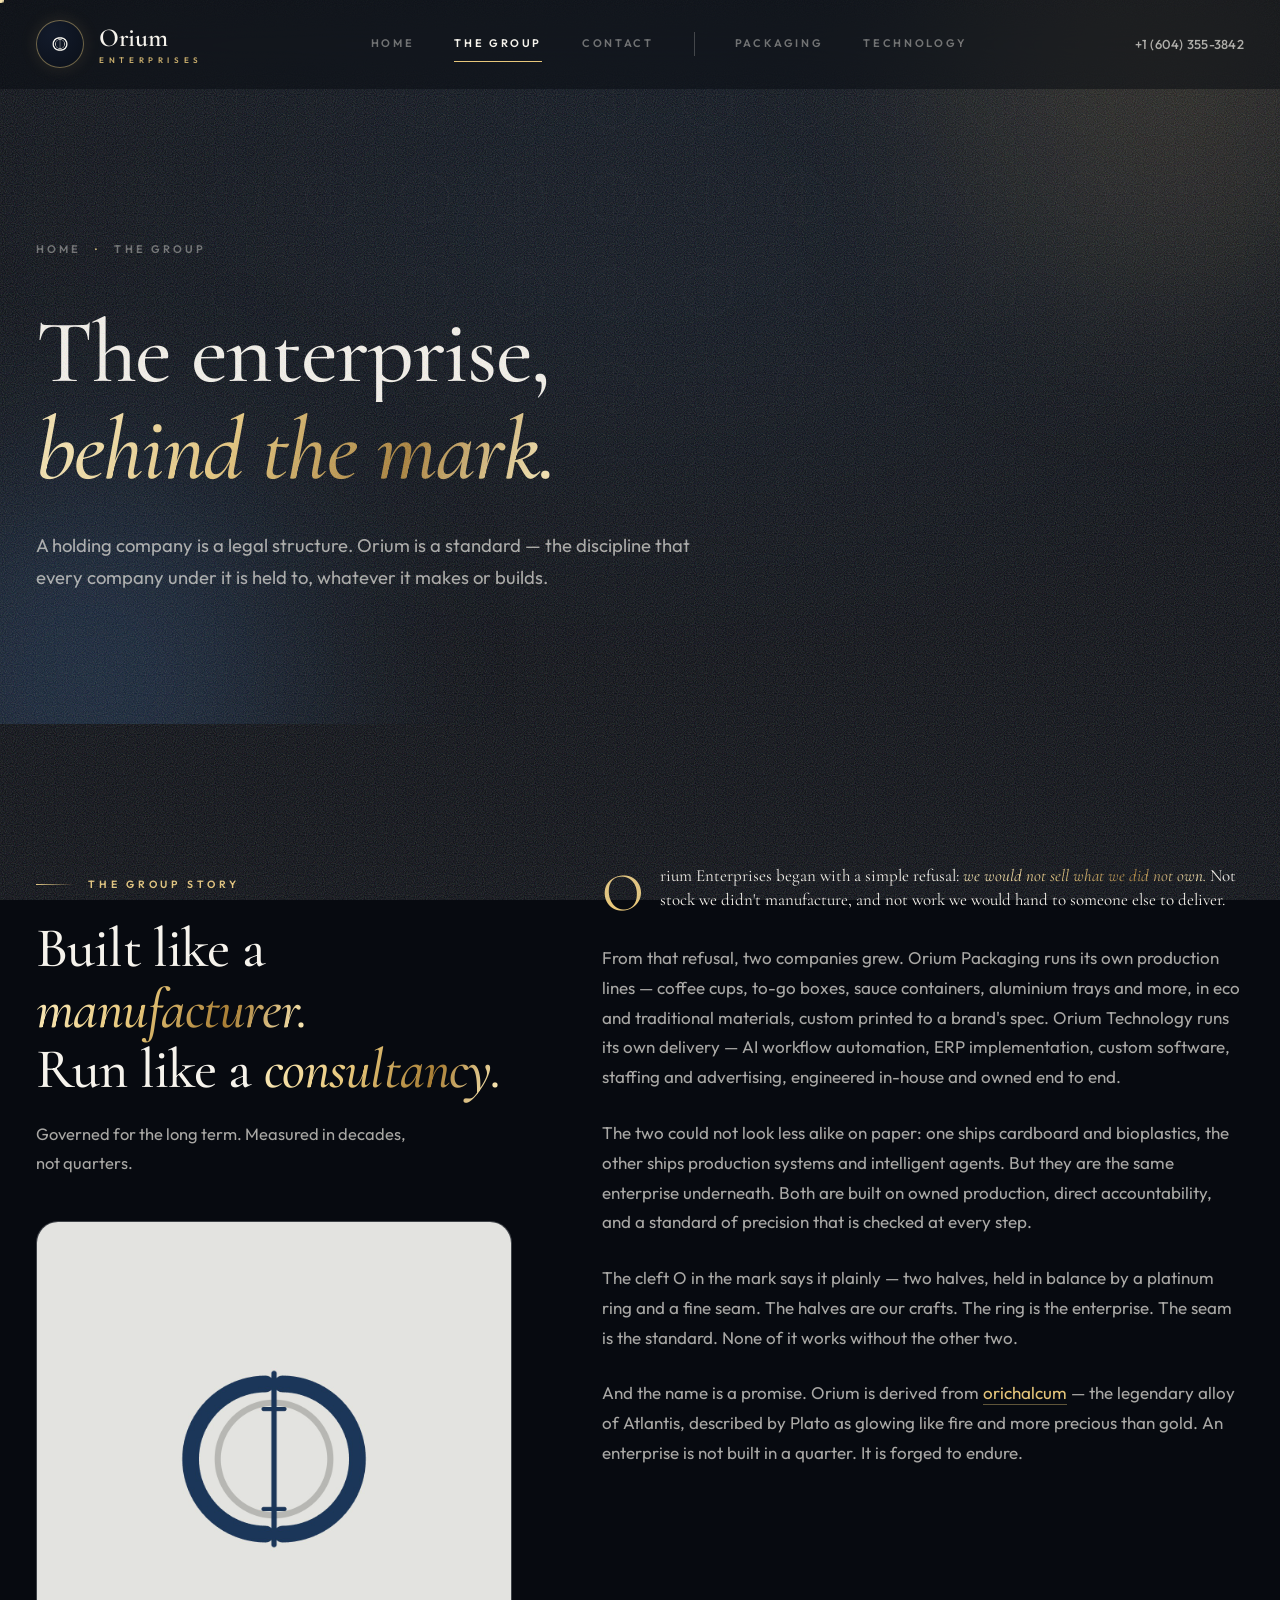
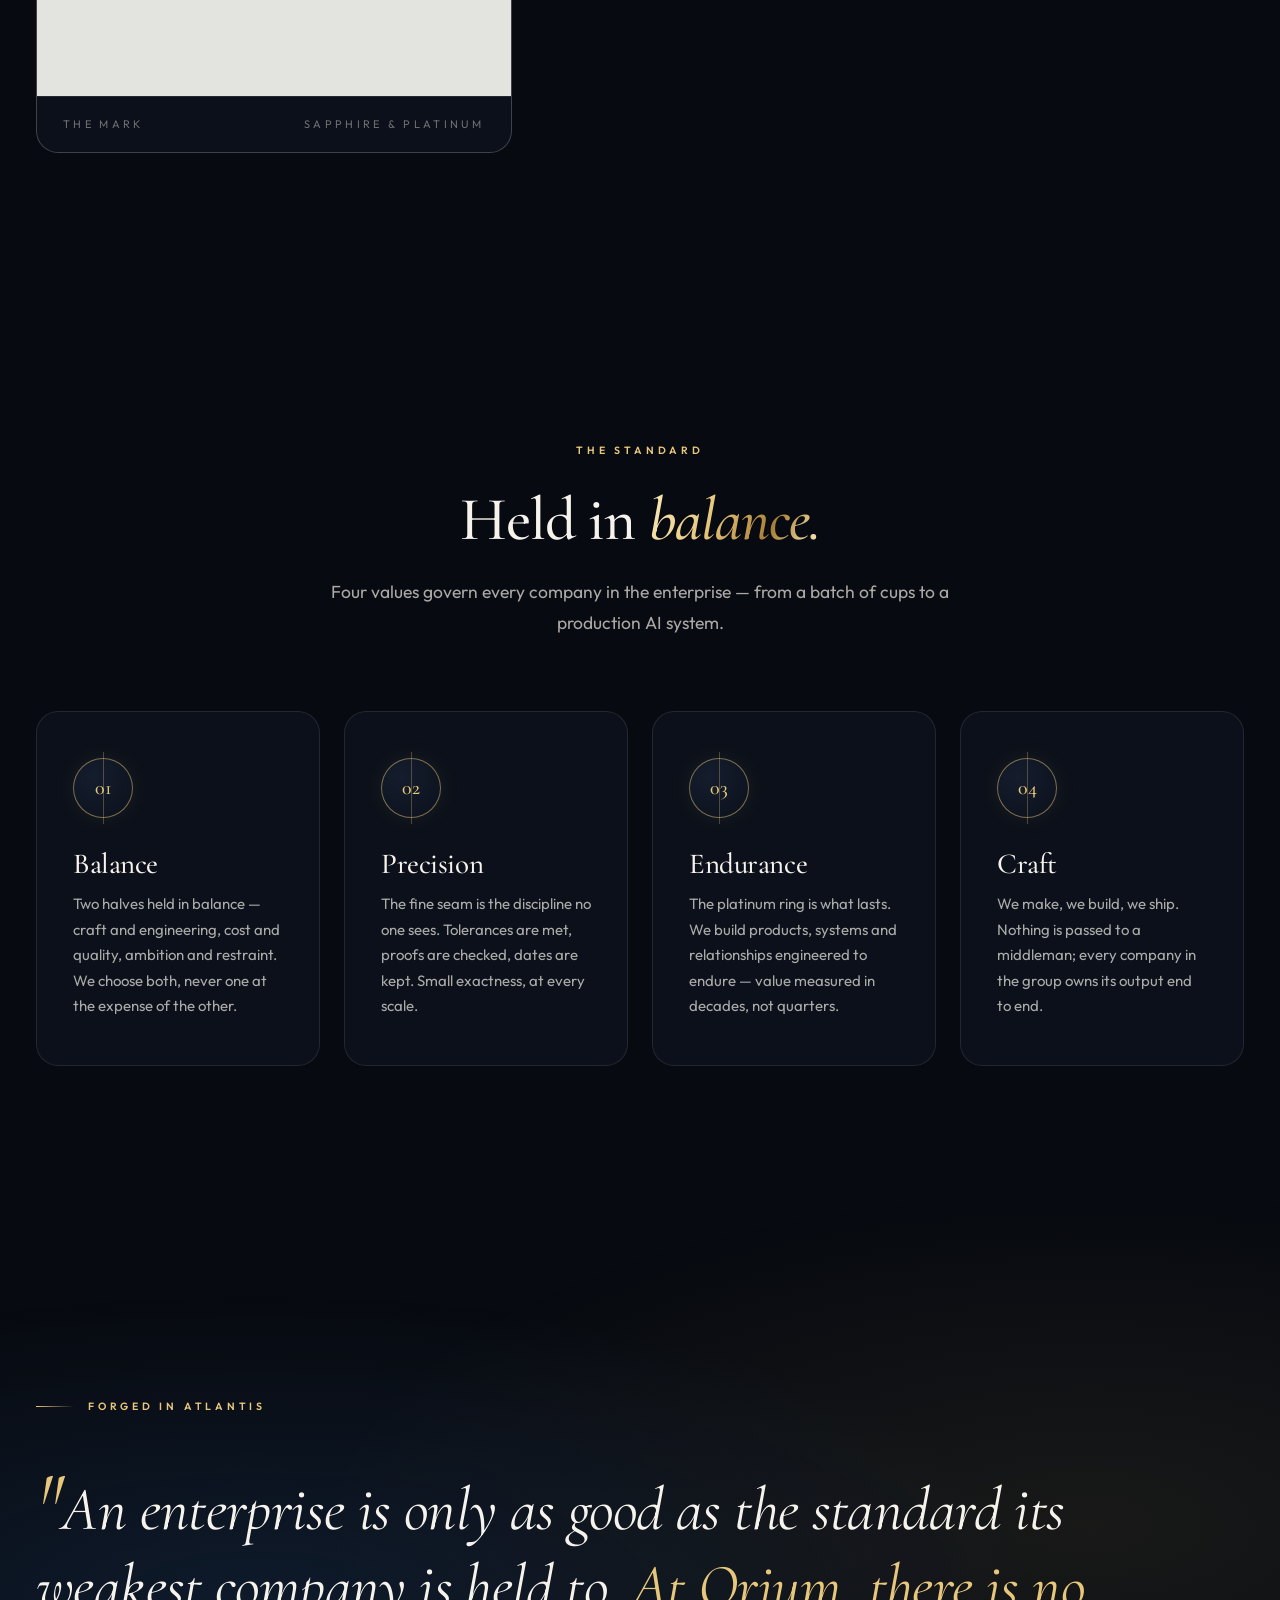
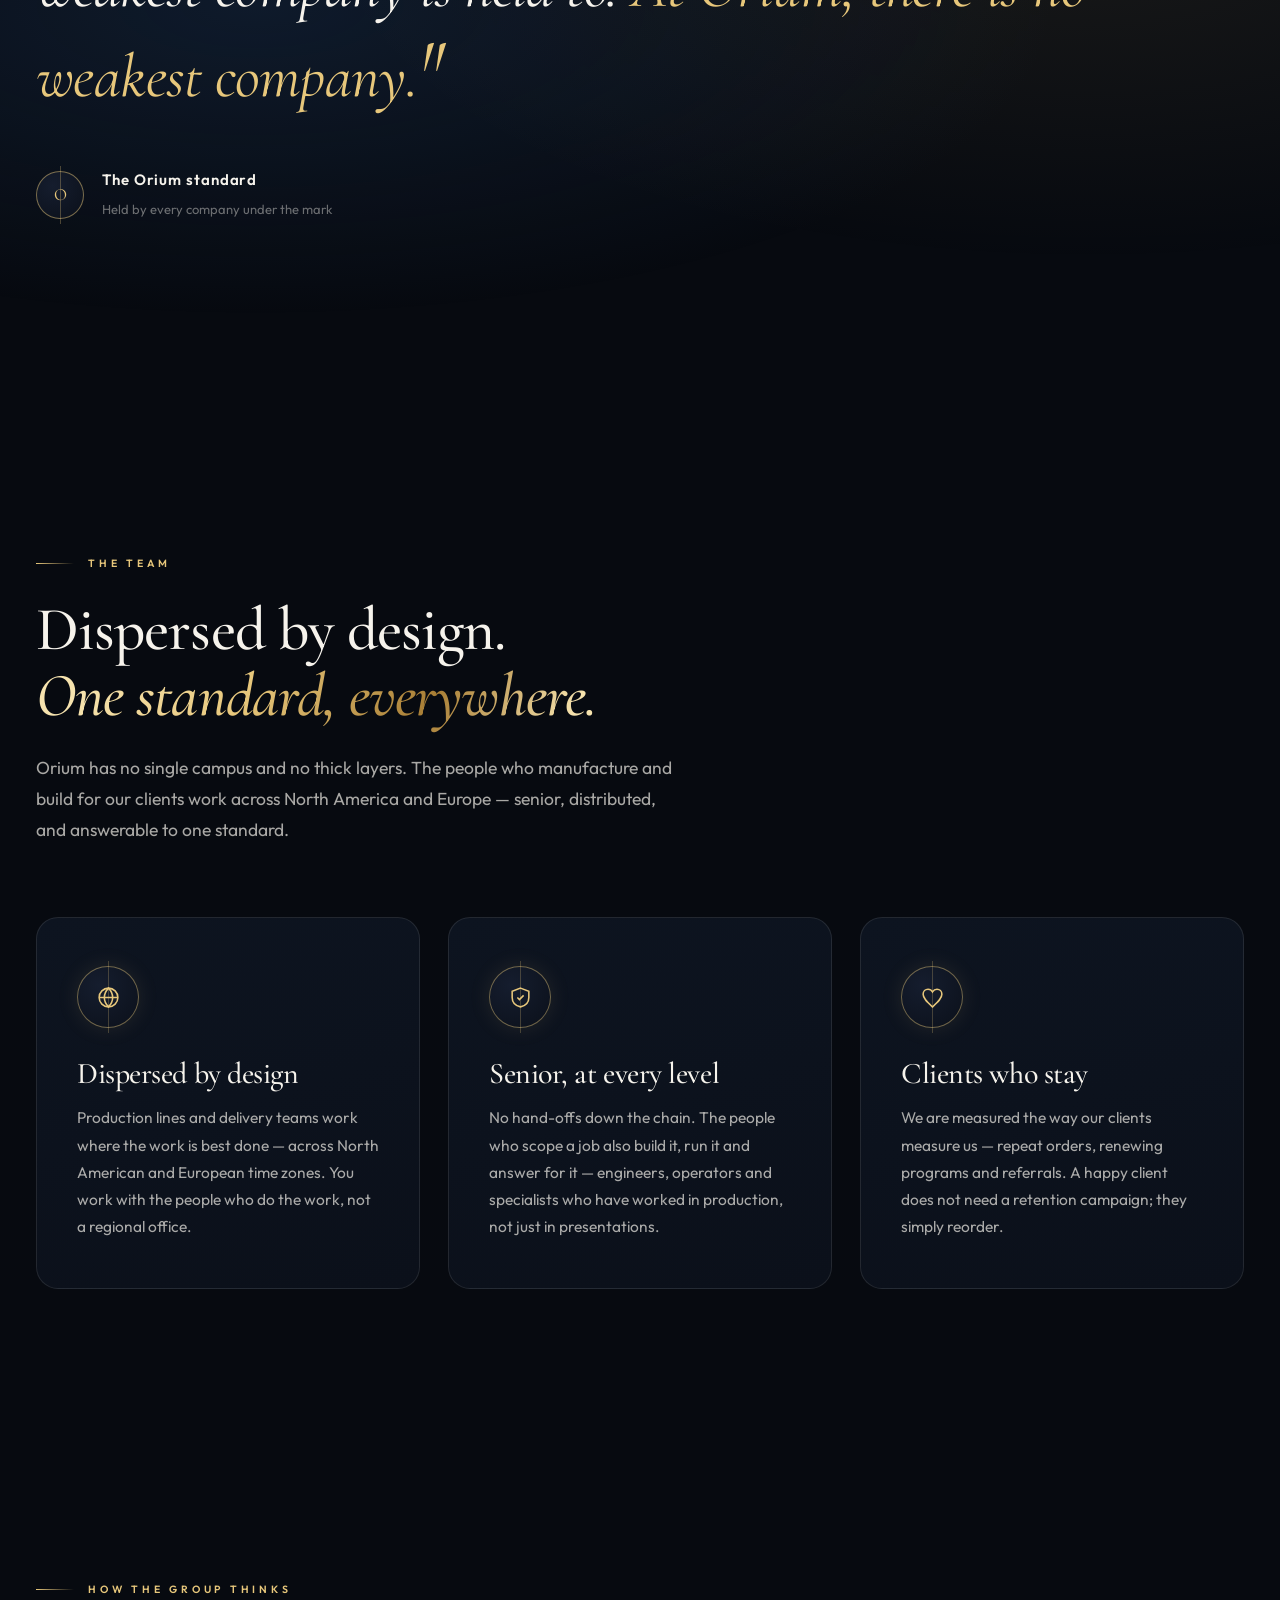
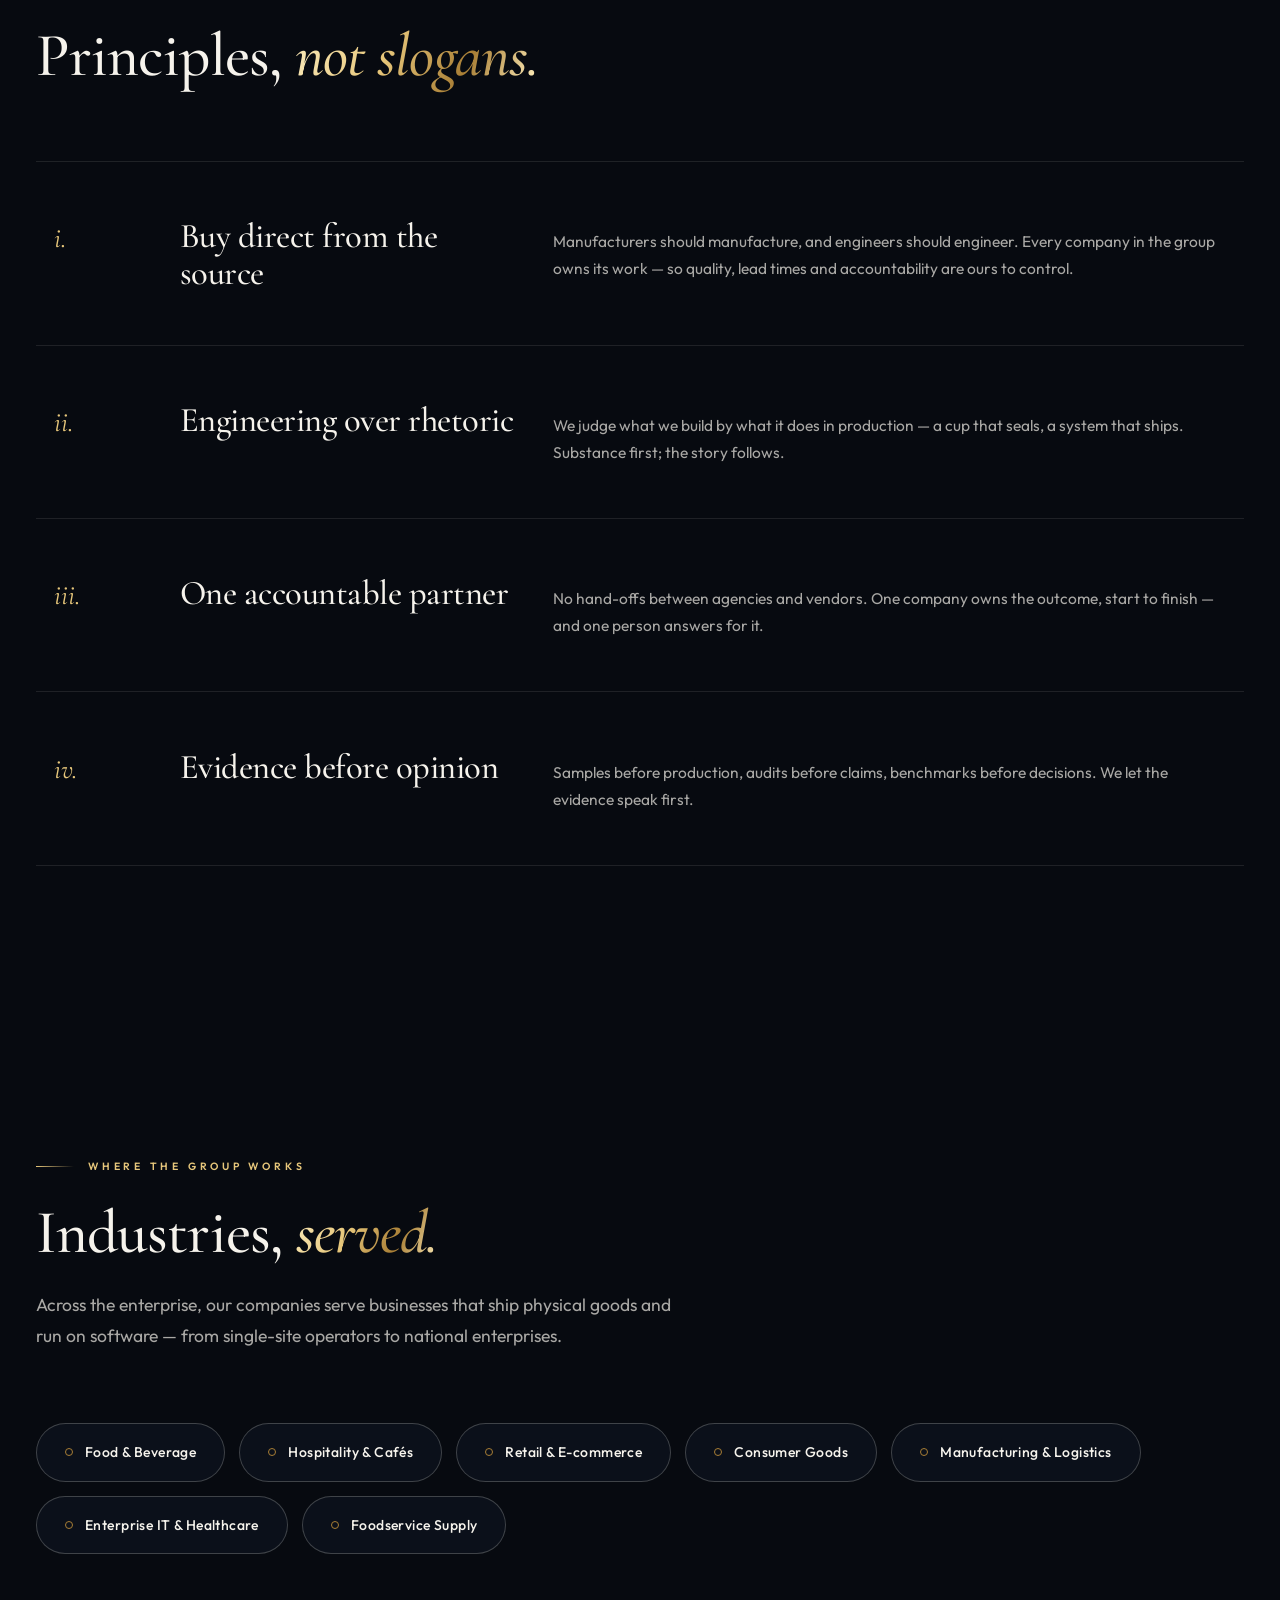
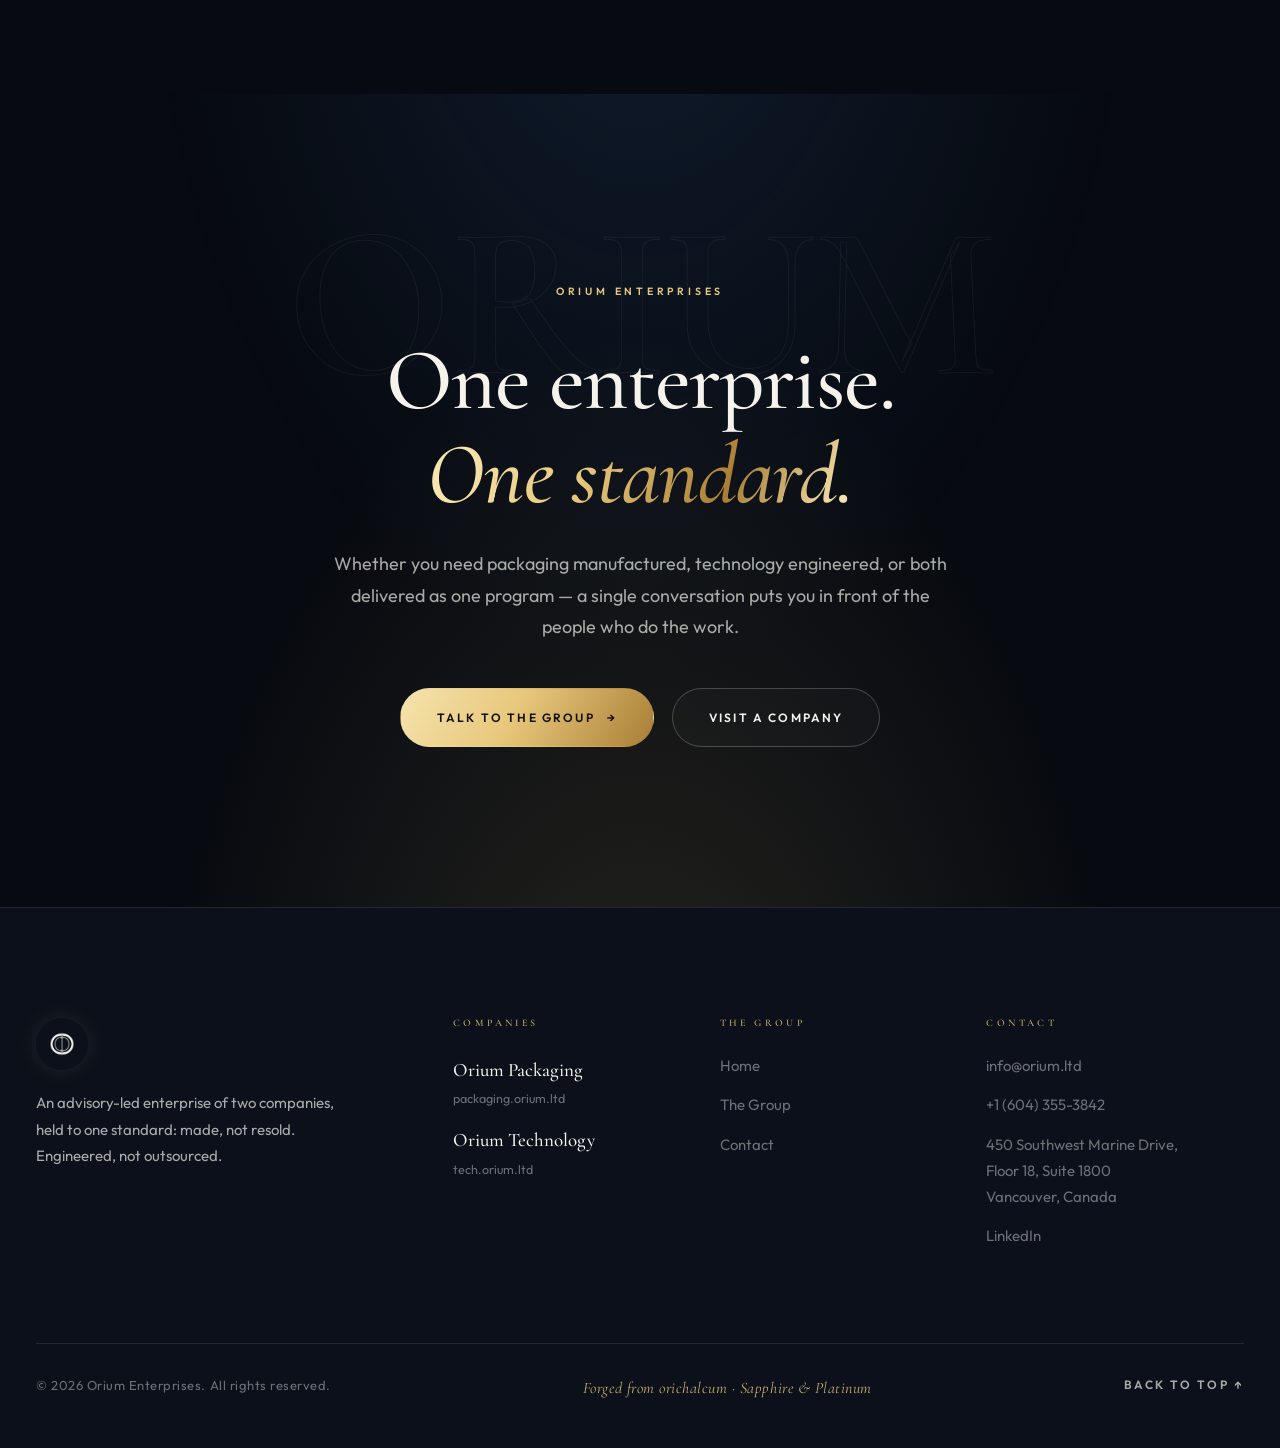
<file: about.html>
<!DOCTYPE html>
<html lang="en">
<head>
  <meta charset="UTF-8">
  <meta name="viewport" content="width=device-width, initial-scale=1.0">
  <script>document.documentElement.classList.add("js");</script>

  <title>About the Group — Orium Enterprises | One Enterprise, Two Crafts</title>
  <meta name="description" content="Meet Orium Enterprises — the advisory-led enterprise behind Orium Packaging and Orium Technology. Named for orichalcum. How the group is governed, the standard it holds, and the dispersed team behind it.">
  <meta name="keywords" content="Orium Enterprises, about Orium, orichalcum, packaging and technology group, advisory-led enterprise, group governance">
  <meta name="robots" content="index, follow">
  <link rel="canonical" href="https://orium.ltd/about.html">

  <meta property="og:type" content="website">
  <meta property="og:title" content="About the Group — Orium Enterprises">
  <meta property="og:description" content="One enterprise, two crafts. How the group is run, the standard it holds, and the team behind it.">
  <meta property="og:url" content="https://orium.ltd/about.html">
  <meta property="og:image" content="https://orium.ltd/on-colour-cream.jpg">
  <meta property="og:image:alt" content="The Orium Enterprises mark preserved on cream">
  <meta property="og:image:width" content="1200">
  <meta property="og:image:height" content="1200">
  <meta property="og:site_name" content="Orium Enterprises">
  <meta name="twitter:card" content="summary_large_image">
  <meta name="twitter:title" content="About the Group — Orium Enterprises">
  <meta name="twitter:description" content="One enterprise, two crafts. How the group is run, the standard it holds, and the team behind it.">
  <meta name="twitter:image" content="https://orium.ltd/on-colour-cream.jpg">

  <link rel="icon" href="favicon.png">
  <link rel="apple-touch-icon" href="app-icon.jpg">

  <link rel="preconnect" href="https://fonts.googleapis.com">
  <link rel="preconnect" href="https://fonts.gstatic.com" crossorigin>
  <link href="https://fonts.googleapis.com/css2?family=Cormorant+Garamond:ital,wght@0,400;0,500;0,600;1,400;1,500&family=Outfit:wght@300;400;500;600&display=swap" rel="stylesheet">

  <link rel="stylesheet" href="assets/styles.css">

  <script type="application/ld+json">
  {
    "@context": "https://schema.org",
    "@type": "AboutPage",
    "name": "About the Group — Orium Enterprises",
    "url": "https://orium.ltd/about.html",
    "isPartOf": {
      "@type": "WebSite",
      "name": "Orium Enterprises",
      "url": "https://orium.ltd"
    }
  }
  </script>
  <script type="application/ld+json">
  {
    "@context": "https://schema.org",
    "@type": "BreadcrumbList",
    "itemListElement": [
      { "@type": "ListItem", "position": 1, "name": "Home", "item": "https://orium.ltd/" },
      { "@type": "ListItem", "position": 2, "name": "The Group", "item": "https://orium.ltd/about.html" }
    ]
  }
  </script>
</head>
<body class="loading">
  <a class="skip-link" href="#content">Skip to content</a>

  <div id="loader">
    <svg class="l-mark cleft" viewBox="0 0 200 200" fill="none" aria-hidden="true">
      <defs>
        <linearGradient id="ogold" x1="0" y1="0" x2="1" y2="1">
          <stop offset="0" stop-color="#F6E3AE"/>
          <stop offset="0.5" stop-color="#E7C77B"/>
          <stop offset="1" stop-color="#B98A3E"/>
        </linearGradient>
      </defs>
      <g stroke="url(#ogold)" stroke-width="10" stroke-linecap="round">
        <path class="draw h-left" d="M100 24 A76 76 0 0 0 100 176"/>
        <path class="draw h-right" d="M100 24 A76 76 0 0 1 100 176"/>
      </g>
      <circle class="draw ring-draw" cx="100" cy="100" r="38" stroke="url(#ogold)" stroke-width="16"/>
      <line class="draw seam-draw" x1="100" y1="8" x2="100" y2="192" stroke="#C8C6C0" stroke-width="2"/>
    </svg>
    <div class="l-name">Orium</div>
    <div class="l-pct">0</div>
  </div>

  <div id="cursorDot"></div>
  <div id="cursorRing"></div>
  <div id="scrollbar"></div>

  <nav class="site-nav">
    <div class="container nav-inner">
      <a class="brand" href="index.html">
        <span class="medallion"><img src="Logo.png" alt="Orium Enterprises mark" width="34" height="34"></span>
        <span class="words">
          <b>Orium</b>
          <span>ENTERPRISES</span>
        </span>
      </a>
      <div class="nav-links">
        <a href="index.html">Home</a>
        <a href="about.html" class="active">The Group</a>
        <a href="contact.html">Contact</a>
        <span class="sep"></span>
        <a href="https://packaging.orium.ltd" target="_blank" rel="noopener">Packaging</a>
        <a href="https://tech.orium.ltd" target="_blank" rel="noopener">Technology</a>
      </div>
      <div class="nav-right">
        <a class="phone" href="tel:+16043553842">+1 (604) 355-3842</a>
        <button class="hamburger" id="hamburger" aria-label="Open menu" aria-expanded="false" aria-controls="mobileMenu">☰</button>
      </div>
    </div>
  </nav>

  <div id="mobileMenu">
    <div class="m-top">
      <a class="brand" href="index.html">
        <span class="medallion"><img src="Logo.png" alt="Orium Enterprises mark" width="34" height="34"></span>
        <span class="words">
          <b>Orium</b>
          <span>ENTERPRISES</span>
        </span>
      </a>
      <button class="m-close" id="mClose" aria-label="Close menu">✕</button>
    </div>
    <nav class="m-body">
      <a href="index.html">Home</a>
      <a href="about.html">The Group</a>
      <a href="contact.html">Contact</a>
      <a href="https://packaging.orium.ltd" target="_blank" rel="noopener"><small>packaging.orium.ltd</small>Packaging</a>
      <a href="https://tech.orium.ltd" target="_blank" rel="noopener"><small>tech.orium.ltd</small>Technology</a>
    </nav>
    <div class="m-foot">
      <a class="btn btn-gold" href="contact.html">Contact us</a>
    </div>
  </div>

  <header class="page-hero" id="content">
    <div class="orb o1"></div>
    <div class="orb o2"></div>
    <div class="container">
      <div class="crumb">
        <a href="index.html">Home</a>
        <span class="sep">·</span>
        <span>The Group</span>
      </div>
      <h1>
        <span class="line"><span>The enterprise,</span></span>
        <span class="line"><span><em class="gold">behind the mark.</em></span></span>
      </h1>
      <p class="sub">A holding company is a legal structure. Orium is a standard — the discipline that every company under it is held to, whatever it makes or builds.</p>
    </div>
  </header>

  <section class="story">
    <div class="container">
      <div class="story-grid">
        <div class="story-aside">
          <div data-rv>
            <span class="tag">The group story</span>
            <h2>Built like a <em class="gold">manufacturer.</em><br>Run like a <em class="gold">consultancy.</em></h2>
            <p>Governed for the long term. Measured in decades, not quarters.</p>
          </div>
          <div class="mark-visual" data-rv data-rv-delay="150">
            <img src="on-colour-cream.jpg" alt="The Orium Enterprises mark preserved on cream" loading="lazy" width="1200" height="1200">
            <div class="mv-cap"><span>The mark</span><span>Sapphire &amp; Platinum</span></div>
          </div>
        </div>
        <div class="story-body">
          <p class="lead dropcap" data-rv>Orium Enterprises began with a simple refusal: <em class="gold">we would not sell what we did not own.</em> Not stock we didn't manufacture, and not work we would hand to someone else to deliver.</p>
          <p data-rv>From that refusal, two companies grew. Orium Packaging runs its own production lines — coffee cups, to-go boxes, sauce containers, aluminium trays and more, in eco and traditional materials, custom printed to a brand's spec. Orium Technology runs its own delivery — AI workflow automation, ERP implementation, custom software, staffing and advertising, engineered in-house and owned end to end.</p>
          <p data-rv>The two could not look less alike on paper: one ships cardboard and bioplastics, the other ships production systems and intelligent agents. But they are the same enterprise underneath. Both are built on owned production, direct accountability, and a standard of precision that is checked at every step.</p>
          <p data-rv>The cleft O in the mark says it plainly — two halves, held in balance by a platinum ring and a fine seam. The halves are our crafts. The ring is the enterprise. The seam is the standard. None of it works without the other two.</p>
          <p data-rv>And the name is a promise. Orium is derived from <a href="https://en.wikipedia.org/wiki/Orichalcum" target="_blank" rel="noopener">orichalcum</a> — the legendary alloy of Atlantis, described by Plato as glowing like fire and more precious than gold. An enterprise is not built in a quarter. It is forged to endure.</p>
        </div>
      </div>
    </div>
  </section>

  <section id="values">
    <div class="container">
      <div class="sec-head center" data-rv>
        <span class="tag">The standard</span>
        <h2>Held in <em class="gold">balance.</em></h2>
        <p>Four values govern every company in the enterprise — from a batch of cups to a production AI system.</p>
      </div>
      <div class="values-grid">
        <div class="value" data-tilt="5" data-rv>
          <div class="v-ring">01</div>
          <h3>Balance</h3>
          <p>Two halves held in balance — craft and engineering, cost and quality, ambition and restraint. We choose both, never one at the expense of the other.</p>
        </div>
        <div class="value" data-tilt="5" data-rv data-rv-delay="100">
          <div class="v-ring">02</div>
          <h3>Precision</h3>
          <p>The fine seam is the discipline no one sees. Tolerances are met, proofs are checked, dates are kept. Small exactness, at every scale.</p>
        </div>
        <div class="value" data-tilt="5" data-rv data-rv-delay="200">
          <div class="v-ring">03</div>
          <h3>Endurance</h3>
          <p>The platinum ring is what lasts. We build products, systems and relationships engineered to endure — value measured in decades, not quarters.</p>
        </div>
        <div class="value" data-tilt="5" data-rv data-rv-delay="300">
          <div class="v-ring">04</div>
          <h3>Craft</h3>
          <p>We make, we build, we ship. Nothing is passed to a middleman; every company in the group owns its output end to end.</p>
        </div>
      </div>
    </div>
  </section>

  <section class="quote-band">
    <div class="container">
      <span class="tag" data-rv>Forged in Atlantis</span>
      <blockquote data-rv><span class="q-mark">"</span>An enterprise is only as good as the standard its weakest company is held to. <em>At Orium, there is no weakest company.</em><span class="q-mark">"</span></blockquote>
      <div class="who" data-rv data-rv-delay="150">
        <div class="w-ring">O</div>
        <div>
          <b>The Orium standard</b>
          <small>Held by every company under the mark</small>
        </div>
      </div>
    </div>
  </section>

  <section id="team">
    <div class="container">
      <div class="sec-head" data-rv>
        <span class="tag">The team</span>
        <h2>Dispersed by design.<br><em class="gold">One standard, everywhere.</em></h2>
        <p>Orium has no single campus and no thick layers. The people who manufacture and build for our clients work across North America and Europe — senior, distributed, and answerable to one standard.</p>
      </div>
      <div class="team-grid">
        <div class="team-card" data-tilt="5" data-rv>
          <div class="t-ic">
            <svg viewBox="0 0 24 24"><circle cx="12" cy="12" r="9"/><path d="M3 12h18M12 3c2.5 2.6 4 5.8 4 9s-1.5 6.4-4 9c-2.5-2.6-4-5.8-4-9s1.5-6.4 4-9z"/></svg>
          </div>
          <h3>Dispersed by design</h3>
          <p>Production lines and delivery teams work where the work is best done — across North American and European time zones. You work with the people who do the work, not a regional office.</p>
        </div>
        <div class="team-card" data-tilt="5" data-rv data-rv-delay="100">
          <div class="t-ic">
            <svg viewBox="0 0 24 24"><path d="M12 3l8 3v6c0 5-3.5 8-8 9-4.5-1-8-4-8-9V6z"/><path d="M9 12l2 2 4-4"/></svg>
          </div>
          <h3>Senior, at every level</h3>
          <p>No hand-offs down the chain. The people who scope a job also build it, run it and answer for it — engineers, operators and specialists who have worked in production, not just in presentations.</p>
        </div>
        <div class="team-card" data-tilt="5" data-rv data-rv-delay="200">
          <div class="t-ic">
            <svg viewBox="0 0 24 24"><path d="M12 21C7 16.5 3 13 3 8.8 3 6 5.2 4 7.7 4c1.8 0 3.4 1 4.3 2.6C13 5 14.6 4 16.3 4 18.8 4 21 6 21 8.8 21 13 17 16.5 12 21z"/></svg>
          </div>
          <h3>Clients who stay</h3>
          <p>We are measured the way our clients measure us — repeat orders, renewing programs and referrals. A happy client does not need a retention campaign; they simply reorder.</p>
        </div>
      </div>
    </div>
  </section>

  <section id="principles">
    <div class="container">
      <div class="sec-head" data-rv>
        <span class="tag">How the group thinks</span>
        <h2>Principles, <em class="gold">not slogans.</em></h2>
      </div>
      <div class="principles">
        <div class="principle" data-rv>
          <span class="p-num">i.</span>
          <h3>Buy direct from the source</h3>
          <p>Manufacturers should manufacture, and engineers should engineer. Every company in the group owns its work — so quality, lead times and accountability are ours to control.</p>
        </div>
        <div class="principle" data-rv>
          <span class="p-num">ii.</span>
          <h3>Engineering over rhetoric</h3>
          <p>We judge what we build by what it does in production — a cup that seals, a system that ships. Substance first; the story follows.</p>
        </div>
        <div class="principle" data-rv>
          <span class="p-num">iii.</span>
          <h3>One accountable partner</h3>
          <p>No hand-offs between agencies and vendors. One company owns the outcome, start to finish — and one person answers for it.</p>
        </div>
        <div class="principle" data-rv>
          <span class="p-num">iv.</span>
          <h3>Evidence before opinion</h3>
          <p>Samples before production, audits before claims, benchmarks before decisions. We let the evidence speak first.</p>
        </div>
      </div>
    </div>
  </section>

  <section id="industries">
    <div class="container">
      <div class="sec-head" data-rv>
        <span class="tag">Where the group works</span>
        <h2>Industries, <em class="gold">served.</em></h2>
        <p>Across the enterprise, our companies serve businesses that ship physical goods and run on software — from single-site operators to national enterprises.</p>
      </div>
      <div class="industries" data-rv>
        <span class="industry-chip"><span class="i-dot"></span>Food &amp; Beverage</span>
        <span class="industry-chip"><span class="i-dot"></span>Hospitality &amp; Cafés</span>
        <span class="industry-chip"><span class="i-dot"></span>Retail &amp; E-commerce</span>
        <span class="industry-chip"><span class="i-dot"></span>Consumer Goods</span>
        <span class="industry-chip"><span class="i-dot"></span>Manufacturing &amp; Logistics</span>
        <span class="industry-chip"><span class="i-dot"></span>Enterprise IT &amp; Healthcare</span>
        <span class="industry-chip"><span class="i-dot"></span>Foodservice Supply</span>
      </div>
    </div>
  </section>

  <section class="cta-band">
    <span class="ghost" data-par="-0.08" aria-hidden="true">ORIUM</span>
    <div class="container">
      <span class="tag">Orium Enterprises</span>
      <h2 data-rv>One enterprise.<br><em class="gold">One standard.</em></h2>
      <p data-rv data-rv-delay="120">Whether you need packaging manufactured, technology engineered, or both delivered as one program — a single conversation puts you in front of the people who do the work.</p>
      <div class="hero-btns" data-rv data-rv-delay="240">
        <a class="btn btn-gold" href="contact.html">Talk to the group <span class="arr">→</span></a>
        <a class="btn btn-ghost" href="https://packaging.orium.ltd" target="_blank" rel="noopener">Visit a company</a>
      </div>
    </div>
  </section>

  <footer>
    <div class="container">
      <div class="foot-grid">
        <div class="foot-brand">
          <img src="Logo.png" alt="Orium Enterprises mark" loading="lazy" width="52" height="52">
          <p>An advisory-led enterprise of two companies, held to one standard: made, not resold. Engineered, not outsourced.</p>
        </div>
        <div class="foot-col">
          <h4>Companies</h4>
          <ul>
            <li><a href="https://packaging.orium.ltd" target="_blank" rel="noopener"><span class="f-dom">Orium Packaging</span><small>packaging.orium.ltd</small></a></li>
            <li><a href="https://tech.orium.ltd" target="_blank" rel="noopener"><span class="f-dom">Orium Technology</span><small>tech.orium.ltd</small></a></li>
          </ul>
        </div>
        <div class="foot-col">
          <h4>The Group</h4>
          <ul>
            <li><a href="index.html">Home</a></li>
            <li><a href="about.html">The Group</a></li>
            <li><a href="contact.html">Contact</a></li>
          </ul>
        </div>
        <div class="foot-col">
          <h4>Contact</h4>
          <ul>
            <li><a href="mailto:info@orium.ltd">info@orium.ltd</a></li>
            <li><a href="tel:+16043553842">+1 (604) 355-3842</a></li>
            <li><span>450 Southwest Marine Drive,<br>Floor 18, Suite 1800<br>Vancouver, Canada</span></li>
            <li><a href="https://www.linkedin.com/in/vivek-sajwan" target="_blank" rel="noopener">LinkedIn</a></li>
          </ul>
        </div>
      </div>
      <div class="foot-bottom">
        <span>© 2026 Orium Enterprises. All rights reserved.</span>
        <span class="fb-brand">Forged from orichalcum · Sapphire &amp; Platinum</span>
        <a class="to-top" href="#top">Back to top ↑</a>
      </div>
    </div>
  </footer>

  <script src="assets/main.js"></script>
</body>
</html>
</file>
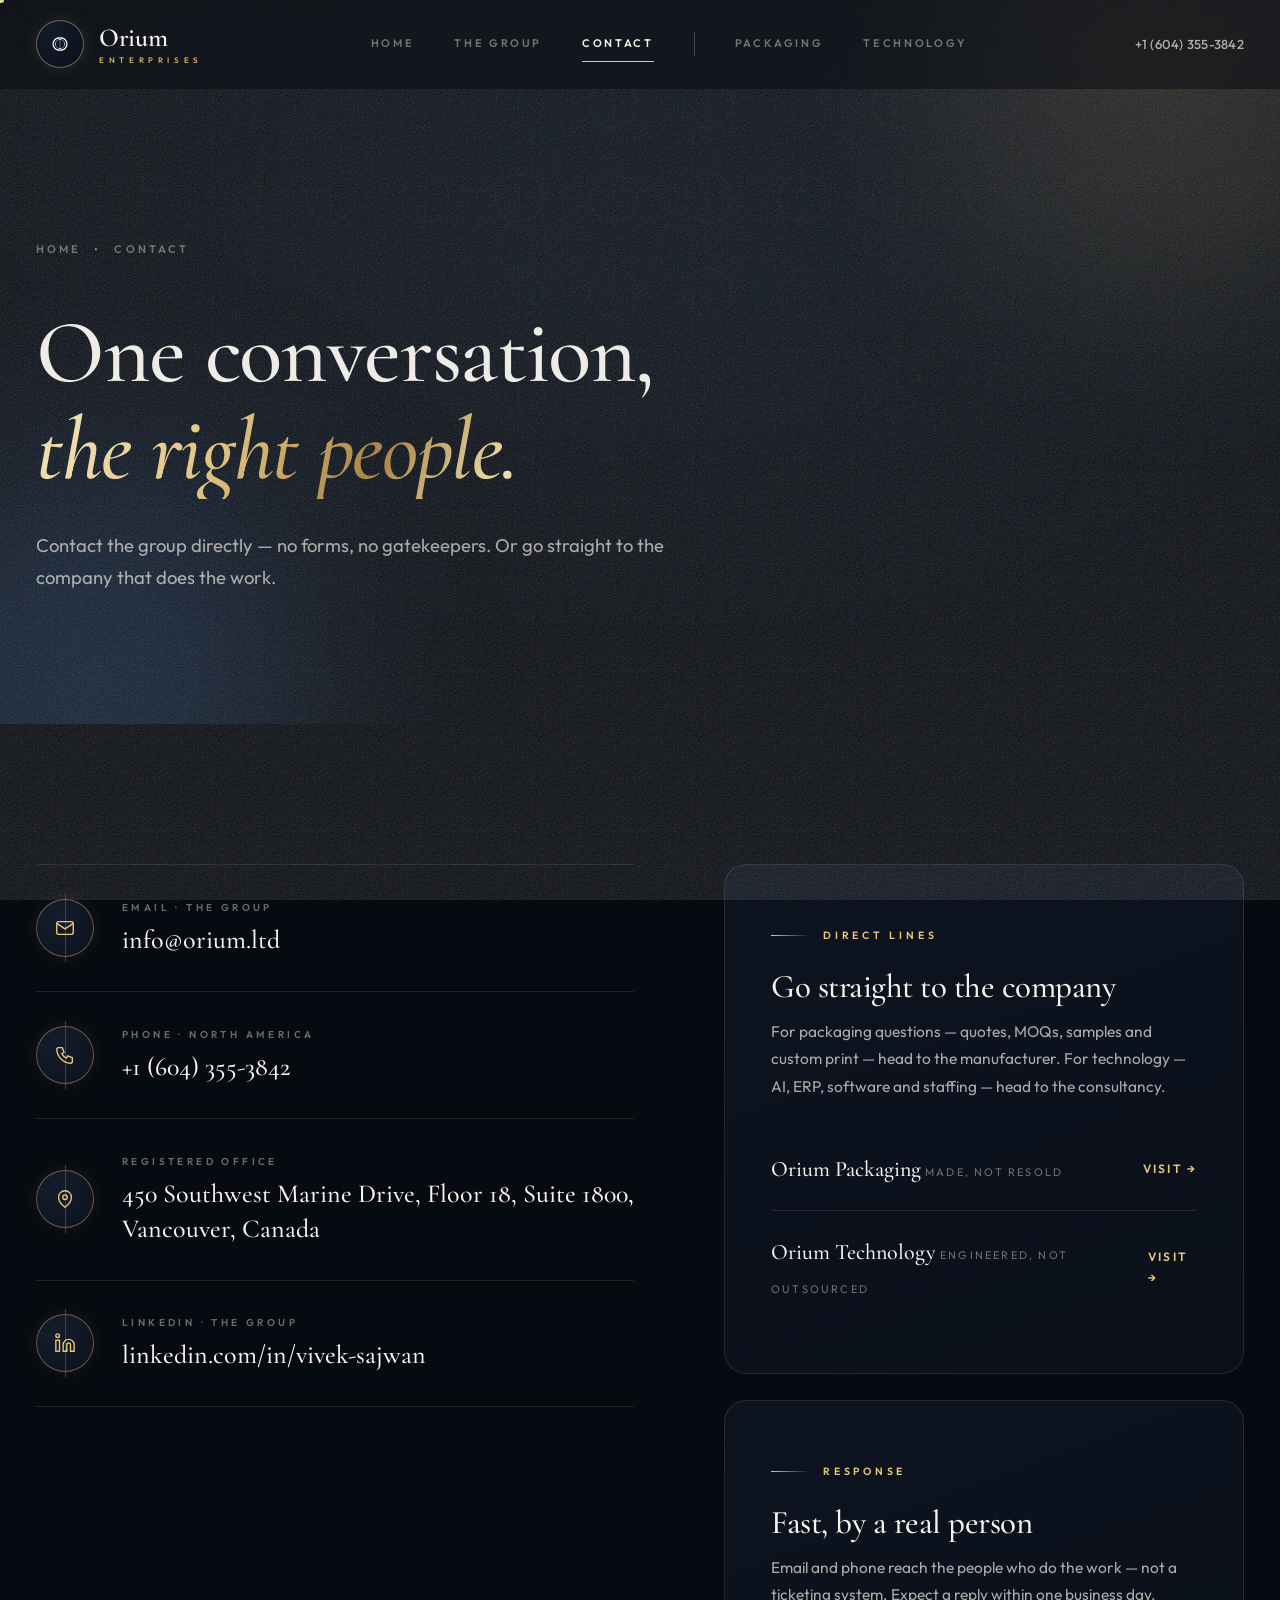
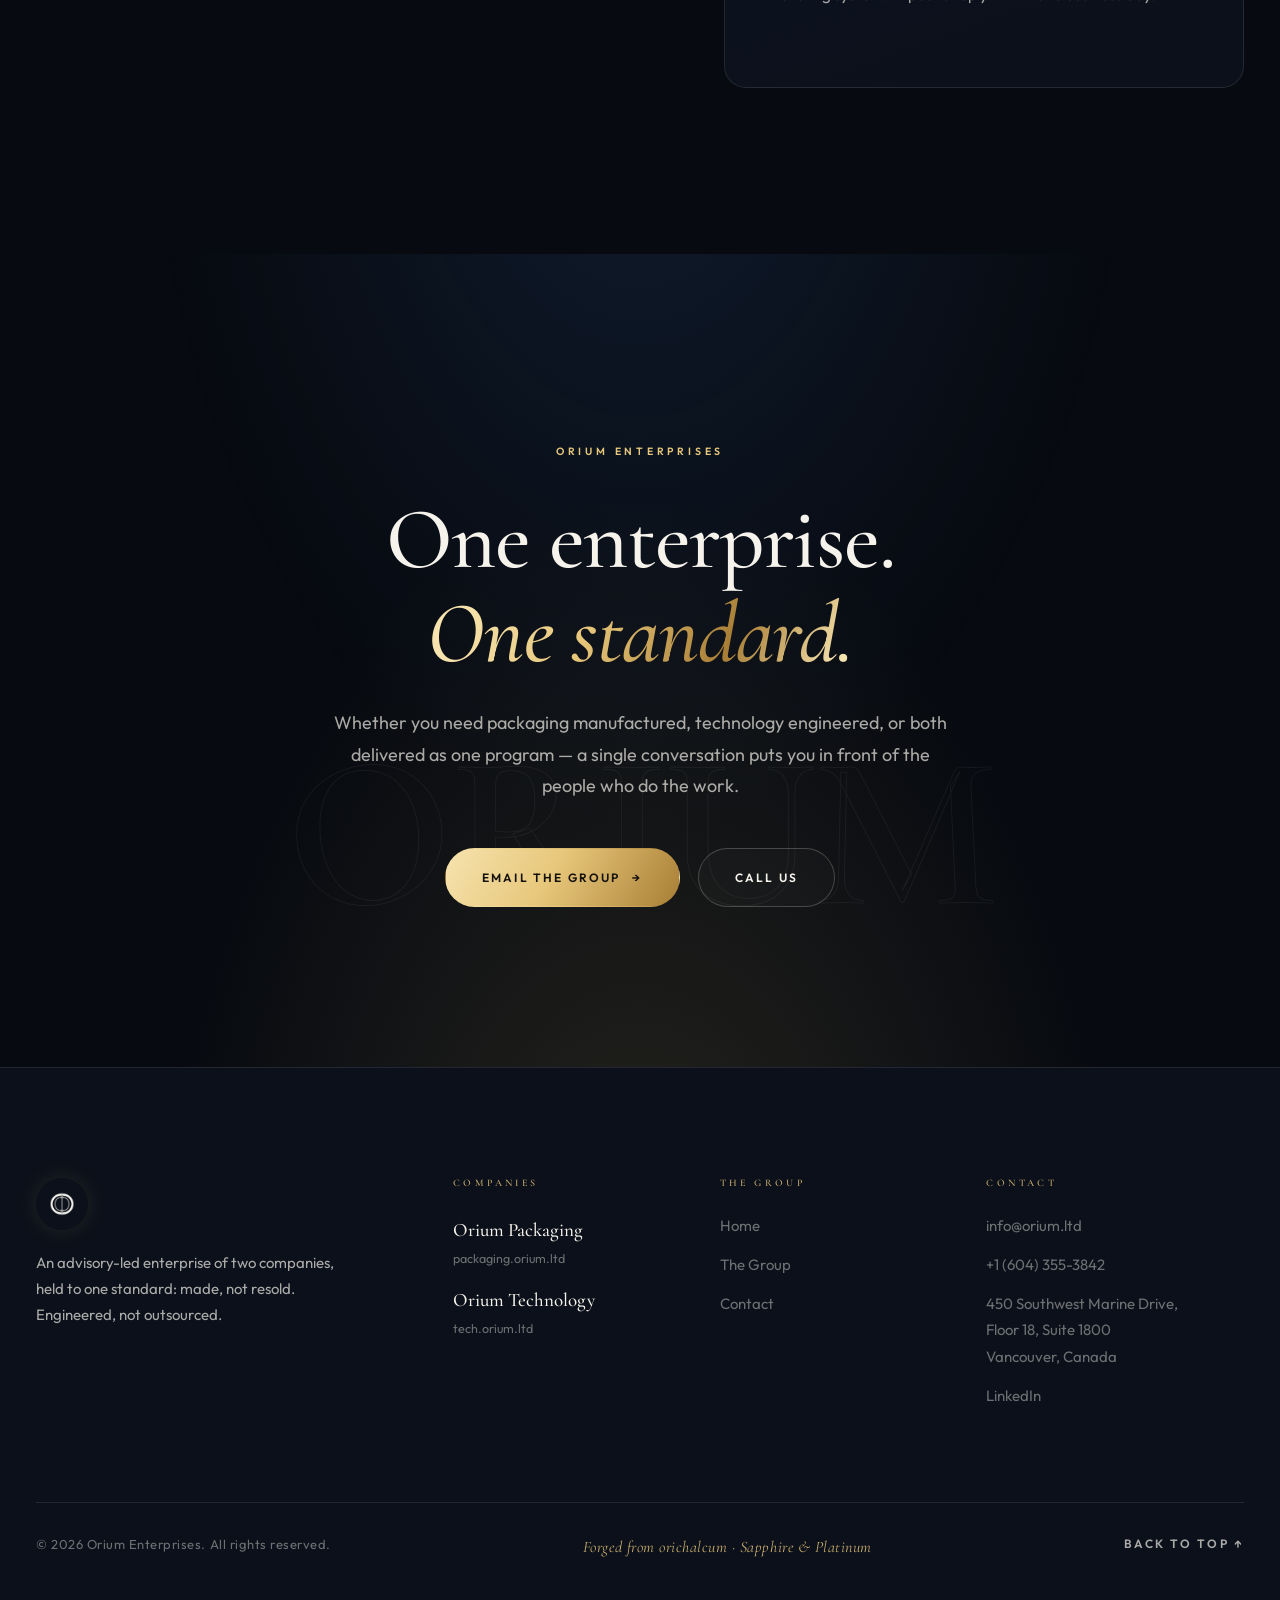
<file: contact.html>
<!DOCTYPE html>
<html lang="en">
<head>
  <meta charset="UTF-8">
  <meta name="viewport" content="width=device-width, initial-scale=1.0">
  <script>document.documentElement.classList.add("js");</script>

  <title>Contact Orium Enterprises | Packaging &amp; Technology Group</title>
  <meta name="description" content="Contact Orium Enterprises — the advisory-led group behind Orium Packaging and Orium Technology. Email, phone or LinkedIn; or go straight to a company.">
  <meta name="keywords" content="contact Orium Enterprises, Orium Packaging contact, Orium Technology contact, packaging manufacturer contact">
  <meta name="robots" content="index, follow">
  <link rel="canonical" href="https://orium.ltd/contact.html">

  <meta property="og:type" content="website">
  <meta property="og:title" content="Contact Orium Enterprises | Packaging &amp; Technology Group">
  <meta property="og:description" content="One conversation puts you in front of the people who do the work.">
  <meta property="og:url" content="https://orium.ltd/contact.html">
  <meta property="og:image" content="https://orium.ltd/on-colour-cream.jpg">
  <meta property="og:image:alt" content="The Orium Enterprises mark preserved on cream">
  <meta property="og:image:width" content="1200">
  <meta property="og:image:height" content="1200">
  <meta property="og:site_name" content="Orium Enterprises">
  <meta name="twitter:card" content="summary_large_image">
  <meta name="twitter:title" content="Contact Orium Enterprises | Packaging &amp; Technology Group">
  <meta name="twitter:description" content="One conversation puts you in front of the people who do the work.">
  <meta name="twitter:image" content="https://orium.ltd/on-colour-cream.jpg">

  <link rel="icon" href="favicon.png">
  <link rel="apple-touch-icon" href="app-icon.jpg">

  <link rel="preconnect" href="https://fonts.googleapis.com">
  <link rel="preconnect" href="https://fonts.gstatic.com" crossorigin>
  <link href="https://fonts.googleapis.com/css2?family=Cormorant+Garamond:ital,wght@0,400;0,500;0,600;1,400;1,500&family=Outfit:wght@300;400;500;600&display=swap" rel="stylesheet">

  <link rel="stylesheet" href="assets/styles.css">

  <script type="application/ld+json">
  {
    "@context": "https://schema.org",
    "@type": "ContactPage",
    "name": "Contact — Orium Enterprises",
    "url": "https://orium.ltd/contact.html",
    "isPartOf": {
      "@type": "WebSite",
      "name": "Orium Enterprises",
      "url": "https://orium.ltd"
    }
  }
  </script>
  <script type="application/ld+json">
  {
    "@context": "https://schema.org",
    "@type": "BreadcrumbList",
    "itemListElement": [
      { "@type": "ListItem", "position": 1, "name": "Home", "item": "https://orium.ltd/" },
      { "@type": "ListItem", "position": 2, "name": "Contact", "item": "https://orium.ltd/contact.html" }
    ]
  }
  </script>
</head>
<body class="loading">
  <a class="skip-link" href="#content">Skip to content</a>

  <div id="loader">
    <svg class="l-mark cleft" viewBox="0 0 200 200" fill="none" aria-hidden="true">
      <defs>
        <linearGradient id="ogold" x1="0" y1="0" x2="1" y2="1">
          <stop offset="0" stop-color="#F6E3AE"/>
          <stop offset="0.5" stop-color="#E7C77B"/>
          <stop offset="1" stop-color="#B98A3E"/>
        </linearGradient>
      </defs>
      <g stroke="url(#ogold)" stroke-width="10" stroke-linecap="round">
        <path class="draw h-left" d="M100 24 A76 76 0 0 0 100 176"/>
        <path class="draw h-right" d="M100 24 A76 76 0 0 1 100 176"/>
      </g>
      <circle class="draw ring-draw" cx="100" cy="100" r="38" stroke="url(#ogold)" stroke-width="16"/>
      <line class="draw seam-draw" x1="100" y1="8" x2="100" y2="192" stroke="#C8C6C0" stroke-width="2"/>
    </svg>
    <div class="l-name">Orium</div>
    <div class="l-pct">0</div>
  </div>

  <div id="cursorDot"></div>
  <div id="cursorRing"></div>
  <div id="scrollbar"></div>

  <nav class="site-nav">
    <div class="container nav-inner">
      <a class="brand" href="index.html">
        <span class="medallion"><img src="Logo.png" alt="Orium Enterprises mark" width="34" height="34"></span>
        <span class="words">
          <b>Orium</b>
          <span>ENTERPRISES</span>
        </span>
      </a>
      <div class="nav-links">
        <a href="index.html">Home</a>
        <a href="about.html">The Group</a>
        <a href="contact.html" class="active">Contact</a>
        <span class="sep"></span>
        <a href="https://packaging.orium.ltd" target="_blank" rel="noopener">Packaging</a>
        <a href="https://tech.orium.ltd" target="_blank" rel="noopener">Technology</a>
      </div>
      <div class="nav-right">
        <a class="phone" href="tel:+16043553842">+1 (604) 355-3842</a>
        <button class="hamburger" id="hamburger" aria-label="Open menu" aria-expanded="false" aria-controls="mobileMenu">☰</button>
      </div>
    </div>
  </nav>

  <div id="mobileMenu">
    <div class="m-top">
      <a class="brand" href="index.html">
        <span class="medallion"><img src="Logo.png" alt="Orium Enterprises mark" width="34" height="34"></span>
        <span class="words">
          <b>Orium</b>
          <span>ENTERPRISES</span>
        </span>
      </a>
      <button class="m-close" id="mClose" aria-label="Close menu">✕</button>
    </div>
    <nav class="m-body">
      <a href="index.html">Home</a>
      <a href="about.html">The Group</a>
      <a href="contact.html">Contact</a>
      <a href="https://packaging.orium.ltd" target="_blank" rel="noopener"><small>packaging.orium.ltd</small>Packaging</a>
      <a href="https://tech.orium.ltd" target="_blank" rel="noopener"><small>tech.orium.ltd</small>Technology</a>
    </nav>
    <div class="m-foot">
      <a class="btn btn-gold" href="contact.html">Contact us</a>
    </div>
  </div>

  <header class="page-hero" id="content">
    <div class="orb o1"></div>
    <div class="orb o2"></div>
    <div class="container">
      <div class="crumb">
        <a href="index.html">Home</a>
        <span class="sep">·</span>
        <span>Contact</span>
      </div>
      <h1>
        <span class="line"><span>One conversation,</span></span>
        <span class="line"><span><em class="gold">the right people.</em></span></span>
      </h1>
      <p class="sub">Contact the group directly — no forms, no gatekeepers. Or go straight to the company that does the work.</p>
    </div>
  </header>

  <section class="contact">
    <div class="container">
      <h2 class="sr-only">Contact the group</h2>
      <div class="contact-wrap">
        <div class="contact-lines">
          <div class="contact-line" data-rv>
            <div class="cl-ic">
              <svg viewBox="0 0 24 24"><rect x="3" y="5" width="18" height="14" rx="2"/><path d="M3 7l9 6 9-6"/></svg>
            </div>
            <div class="cl-body">
              <small>Email · the group</small>
              <a href="mailto:info@orium.ltd">info@orium.ltd</a>
            </div>
          </div>
          <div class="contact-line" data-rv data-rv-delay="80">
            <div class="cl-ic">
              <svg viewBox="0 0 24 24"><path d="M5 4h4l2 5-2.5 1.5a11 11 0 0 0 5 5L15 13l5 2v4a2 2 0 0 1-2 2A16 16 0 0 1 3 6a2 2 0 0 1 2-2z"/></svg>
            </div>
            <div class="cl-body">
              <small>Phone · North America</small>
              <a href="tel:+16043553842">+1 (604) 355-3842</a>
            </div>
          </div>
          <div class="contact-line" data-rv data-rv-delay="160">
            <div class="cl-ic">
              <svg viewBox="0 0 24 24"><path d="M12 21s-7-5.5-7-11a7 7 0 0 1 14 0c0 5.5-7 11-7 11z"/><circle cx="12" cy="10" r="2.5"/></svg>
            </div>
            <div class="cl-body">
              <small>Registered office</small>
              <span>450 Southwest Marine Drive, Floor 18, Suite 1800,<br>Vancouver, Canada</span>
            </div>
          </div>
          <div class="contact-line" data-rv data-rv-delay="240">
            <div class="cl-ic">
              <svg viewBox="0 0 24 24"><path d="M16 8a6 6 0 0 1 6 6v7h-4v-7a2 2 0 0 0-4 0v7h-4v-7a6 6 0 0 1 6-6z"/><rect x="2" y="9" width="4" height="12"/><circle cx="4" cy="4" r="2"/></svg>
            </div>
            <div class="cl-body">
              <small>LinkedIn · the group</small>
              <a href="https://www.linkedin.com/in/vivek-sajwan" target="_blank" rel="noopener">linkedin.com/in/vivek-sajwan</a>
            </div>
          </div>
        </div>
        <div class="contact-aside">
          <div class="c-block" data-rv>
            <span class="tag">Direct lines</span>
            <h3>Go straight to the company</h3>
            <p>For packaging questions — quotes, MOQs, samples and custom print — head to the manufacturer. For technology — AI, ERP, software and staffing — head to the consultancy.</p>
            <div class="c-site">
              <div>
                <b>Orium Packaging</b>
                <span>made, not resold</span>
              </div>
              <a href="https://packaging.orium.ltd" target="_blank" rel="noopener">Visit →</a>
            </div>
            <div class="c-site">
              <div>
                <b>Orium Technology</b>
                <span>engineered, not outsourced</span>
              </div>
              <a href="https://tech.orium.ltd" target="_blank" rel="noopener">Visit →</a>
            </div>
          </div>
          <div class="c-block" data-rv data-rv-delay="150">
            <span class="tag">Response</span>
            <h3>Fast, by a real person</h3>
            <p>Email and phone reach the people who do the work — not a ticketing system. Expect a reply within one business day.</p>
          </div>
        </div>
      </div>
    </div>
  </section>

  <section class="cta-band">
    <span class="ghost" data-par="-0.08" aria-hidden="true">ORIUM</span>
    <div class="container">
      <span class="tag">Orium Enterprises</span>
      <h2 data-rv>One enterprise.<br><em class="gold">One standard.</em></h2>
      <p data-rv data-rv-delay="120">Whether you need packaging manufactured, technology engineered, or both delivered as one program — a single conversation puts you in front of the people who do the work.</p>
      <div class="hero-btns" data-rv data-rv-delay="240">
        <a class="btn btn-gold" href="mailto:info@orium.ltd">Email the group <span class="arr">→</span></a>
        <a class="btn btn-ghost" href="tel:+16043553842">Call us</a>
      </div>
    </div>
  </section>

  <footer>
    <div class="container">
      <div class="foot-grid">
        <div class="foot-brand">
          <img src="Logo.png" alt="Orium Enterprises mark" loading="lazy" width="52" height="52">
          <p>An advisory-led enterprise of two companies, held to one standard: made, not resold. Engineered, not outsourced.</p>
        </div>
        <div class="foot-col">
          <h4>Companies</h4>
          <ul>
            <li><a href="https://packaging.orium.ltd" target="_blank" rel="noopener"><span class="f-dom">Orium Packaging</span><small>packaging.orium.ltd</small></a></li>
            <li><a href="https://tech.orium.ltd" target="_blank" rel="noopener"><span class="f-dom">Orium Technology</span><small>tech.orium.ltd</small></a></li>
          </ul>
        </div>
        <div class="foot-col">
          <h4>The Group</h4>
          <ul>
            <li><a href="index.html">Home</a></li>
            <li><a href="about.html">The Group</a></li>
            <li><a href="contact.html">Contact</a></li>
          </ul>
        </div>
        <div class="foot-col">
          <h4>Contact</h4>
          <ul>
            <li><a href="mailto:info@orium.ltd">info@orium.ltd</a></li>
            <li><a href="tel:+16043553842">+1 (604) 355-3842</a></li>
            <li><span>450 Southwest Marine Drive,<br>Floor 18, Suite 1800<br>Vancouver, Canada</span></li>
            <li><a href="https://www.linkedin.com/in/vivek-sajwan" target="_blank" rel="noopener">LinkedIn</a></li>
          </ul>
        </div>
      </div>
      <div class="foot-bottom">
        <span>© 2026 Orium Enterprises. All rights reserved.</span>
        <span class="fb-brand">Forged from orichalcum · Sapphire &amp; Platinum</span>
        <a class="to-top" href="#top">Back to top ↑</a>
      </div>
    </div>
  </footer>

  <script src="assets/main.js"></script>
</body>
</html>
</file>
<file: assets/styles.css>
/* ============ ORIUM ENTERPRISES — ORICHALCUM EDITION ============ */
:root {
  --bg: #070A10;
  --bg2: #0B101A;
  --panel: #0D1420;
  --cream: #F6F3EC;
  --cream-dim: rgba(246, 243, 236, 0.68);
  --cream-faint: rgba(246, 243, 236, 0.42);
  --gold: #E7C77B;
  --gold-hi: #F6E3AE;
  --gold-deep: #A87E35;
  --sapphire: #1E3A5F;
  --sapphire-hi: #3D6398;
  --platinum: #C8C6C0;
  --line: rgba(246, 243, 236, 0.1);
  --line-strong: rgba(246, 243, 236, 0.22);
  --serif: "Cormorant Garamond", Georgia, serif;
  --sans: "Outfit", system-ui, -apple-system, sans-serif;
  --radius: 22px;
  --ease: cubic-bezier(0.2, 0.65, 0.25, 1);
}

* { margin: 0; padding: 0; box-sizing: border-box; }
html { scroll-behavior: smooth; }
body {
  font-family: var(--sans);
  background: var(--bg);
  color: var(--cream);
  font-size: 17px;
  line-height: 1.75;
  -webkit-font-smoothing: antialiased;
  overflow-x: hidden;
}
.js body.loading { overflow: hidden; }
body::after {
  content: ""; position: fixed; inset: 0; z-index: 2; pointer-events: none;
  opacity: 0.5;
  background: url("data:image/svg+xml,%3Csvg xmlns='http://www.w3.org/2000/svg' width='160' height='160'%3E%3Cfilter id='n'%3E%3CfeTurbulence type='fractalNoise' baseFrequency='0.9' numOctaves='2' stitchTiles='stitch'/%3E%3C/filter%3E%3Crect width='100%25' height='100%25' filter='url(%23n)' opacity='0.5'/%3E%3C/svg%3E");
}
a { color: inherit; text-decoration: none; }
img { max-width: 100%; display: block; }
section[id] { scroll-margin-top: 90px; }
::selection { background: var(--gold); color: var(--bg); }
.container { max-width: 1280px; margin: 0 auto; padding: 0 36px; }
.gold {
  background: linear-gradient(115deg, var(--gold-hi) 10%, var(--gold) 38%, var(--gold-deep) 70%, var(--gold-hi) 95%);
  -webkit-background-clip: text;
  background-clip: text;
  color: transparent;
}
@media (prefers-reduced-motion: reduce) {
  *, *::before, *::after { animation-duration: 0.001s !important; animation-iteration-count: 1 !important; transition-duration: 0.001s !important; }
  html { scroll-behavior: auto; }
}

/* ================= PRELOADER ================= */
#loader {
  position: fixed; inset: 0; z-index: 200;
  background: var(--bg);
  display: none; flex-direction: column; align-items: center; justify-content: center; gap: 34px;
  transition: opacity .7s ease, visibility .7s ease;
}
.js body.loading #loader { display: flex; }
.js body.loading .hero h1 .line > span,
.js body.loading .hero p.sub,
.js body.loading .hero-btns,
.js body.loading .hero-quick,
.js body.loading .page-hero h1 .line > span,
.js body.loading .page-hero p.sub,
.js body.loading .hero .cleft .draw,
.js body.loading .page-hero .cleft .draw { animation-play-state: paused; }
.js body.loading .hero .cleft .halo { animation-play-state: paused; }
.skip-link {
  position: fixed; top: 14px; left: 14px; z-index: 400;
  padding: 13px 22px; background: var(--gold); color: #14100A;
  font-weight: 600; font-size: 12px; letter-spacing: 0.18em; text-transform: uppercase;
  border-radius: 999px;
  transform: translateY(-220%); transition: transform .3s ease;
}
.skip-link:focus { transform: none; }
.sr-only {
  position: absolute; width: 1px; height: 1px; padding: 0; margin: -1px;
  overflow: hidden; clip: rect(0 0 0 0); white-space: nowrap; border: 0;
}
a:focus-visible, button:focus-visible, summary:focus-visible, input:focus-visible, select:focus-visible, textarea:focus-visible {
  outline: 2px solid var(--gold); outline-offset: 3px; border-radius: 4px;
}
#loader.done { opacity: 0; visibility: hidden; pointer-events: none; }
#loader .l-mark { width: 110px; height: 110px; }
#loader .l-mark .draw { stroke-dasharray: 620; stroke-dashoffset: 620; animation: drawLine 1.4s var(--ease) forwards; }
#loader .l-name {
  font-family: var(--serif); font-size: 26px; letter-spacing: 0.5em; text-transform: uppercase;
  color: var(--cream); opacity: 0; transform: translateY(12px);
  animation: fadeUp .8s var(--ease) .5s forwards; padding-left: 0.5em;
}
#loader .l-pct {
  position: absolute; bottom: 44px; right: 52px;
  font-family: var(--serif); font-style: italic; font-size: 60px; color: var(--gold);
  line-height: 1;
}
@keyframes drawLine { to { stroke-dashoffset: 0; } }

/* ================= CURSOR ================= */
#cursorDot, #cursorRing {
  position: fixed; top: 0; left: 0; z-index: 300; pointer-events: none;
  border-radius: 50%; will-change: transform;
}
#cursorDot { width: 7px; height: 7px; background: var(--gold-hi); transform: translate(-50%, -50%); }
#cursorRing {
  width: 38px; height: 38px; border: 1px solid rgba(231, 199, 123, 0.55);
  transform: translate(-50%, -50%);
  transition: width .3s var(--ease), height .3s var(--ease), border-color .3s ease, background .3s ease;
}
body.cursor-hover #cursorRing { width: 62px; height: 62px; border-color: var(--gold); background: rgba(231, 199, 123, 0.08); }
body.cursor-down #cursorRing { width: 26px; height: 26px; }
@media (pointer: coarse) { #cursorDot, #cursorRing { display: none; } }

/* ================= SCROLL PROGRESS ================= */
#scrollbar {
  position: fixed; top: 0; left: 0; right: 0; height: 2px; z-index: 210;
  background: linear-gradient(90deg, var(--gold-deep), var(--gold-hi), var(--gold));
  transform-origin: 0 50%; transform: scaleX(0);
}

/* ================= TYPOGRAPHY ================= */
h1, h2, h3, h4 {
  font-family: var(--serif);
  font-weight: 500;
  letter-spacing: -0.015em;
  line-height: 1.08;
}
h1 em, h2 em { font-style: italic; }
.tag {
  display: inline-flex; align-items: center; gap: 14px;
  font-size: 10.5px; font-weight: 600; letter-spacing: 0.36em; text-transform: uppercase;
  color: var(--gold);
}
.tag::before { content: ""; width: 38px; height: 1px; background: linear-gradient(90deg, var(--gold), transparent); }
.sec-head { max-width: 800px; margin: 0 0 72px; }
.sec-head.center { margin: 0 auto 72px; text-align: center; }
.sec-head.center .tag { justify-content: center; }
.sec-head.center .tag::before { display: none; }
.sec-head h2 { font-size: clamp(42px, 4.8vw, 68px); margin: 24px 0 0; }
.sec-head p { color: var(--cream-dim); font-size: 17.5px; margin-top: 24px; max-width: 640px; }
.sec-head.center p { margin-left: auto; margin-right: auto; }
.ghost {
  position: absolute; z-index: 0; pointer-events: none; user-select: none;
  font-family: var(--serif); font-weight: 600;
  font-size: clamp(120px, 17vw, 260px);
  line-height: 1; letter-spacing: -0.02em;
  color: transparent;
  -webkit-text-stroke: 1px rgba(246, 243, 236, 0.06);
  will-change: transform;
}
.lead {
  font-family: var(--serif); font-weight: 400;
  font-size: clamp(23px, 2.5vw, 31px); line-height: 1.4;
  color: var(--cream);
}
.dropcap::first-letter {
  font-family: var(--serif); font-size: 3.2em; float: left; line-height: 0.78;
  padding: 8px 16px 0 0; color: var(--gold);
}

/* ================= BUTTONS ================= */
.btn {
  position: relative;
  display: inline-flex; align-items: center; justify-content: center; gap: 12px;
  padding: 18px 36px;
  border-radius: 999px;
  font-weight: 600; font-size: 12px; letter-spacing: 0.18em; text-transform: uppercase;
  border: 1px solid transparent;
  cursor: pointer; overflow: hidden;
  transition: transform .35s var(--ease), box-shadow .35s ease, border-color .3s ease, color .3s ease;
  will-change: transform;
}
.btn .arr { transition: transform .3s var(--ease); }
.btn:hover .arr { transform: translateX(5px); }
.btn-gold {
  background: linear-gradient(120deg, var(--gold-hi), var(--gold) 45%, var(--gold-deep));
  color: #14100A;
  box-shadow: 0 0 0 rgba(231, 199, 123, 0);
}
.btn-gold:hover {
  transform: translateY(-3px);
  box-shadow: 0 18px 44px rgba(231, 199, 123, 0.28), 0 0 60px rgba(231, 199, 123, 0.15);
}
.btn-ghost { background: rgba(246, 243, 236, 0.02); color: var(--cream); border-color: var(--line-strong); }
.btn-ghost:hover { border-color: var(--gold); color: var(--gold-hi); transform: translateY(-3px); }
.lnk {
  display: inline-flex; align-items: center; gap: 10px;
  font-size: 12px; font-weight: 600; letter-spacing: 0.22em; text-transform: uppercase;
  color: var(--cream);
  padding-bottom: 6px; position: relative;
}
.lnk::after {
  content: ""; position: absolute; left: 0; bottom: 0; height: 1px; width: 100%;
  background: linear-gradient(90deg, var(--gold), transparent);
  transform: scaleX(0.35); transform-origin: 0 50%;
  transition: transform .4s var(--ease);
}
.lnk:hover::after { transform: scaleX(1); }
.lnk .arr { transition: transform .3s var(--ease); }
.lnk:hover .arr { transform: translateX(5px); }

/* ================= NAV ================= */
nav.site-nav {
  position: fixed; top: 0; left: 0; right: 0; z-index: 100;
  background: rgba(7, 10, 16, 0.5);
  backdrop-filter: blur(20px);
  -webkit-backdrop-filter: blur(20px);
  border-bottom: 1px solid transparent;
  transition: background .4s ease, border-color .4s ease, transform .45s var(--ease);
}
nav.site-nav.scrolled { background: rgba(7, 10, 16, 0.88); border-bottom-color: var(--line); }
nav.site-nav.hidden { transform: translateY(-100%); }
.nav-inner { display: flex; align-items: center; justify-content: space-between; height: 88px; }
.brand { display: flex; align-items: center; gap: 15px; }
.brand .medallion {
  width: 48px; height: 48px; border-radius: 50%; position: relative; flex-shrink: 0;
  display: grid; place-items: center;
  background: radial-gradient(circle at 35% 30%, #131B2B, #0A0F18);
  box-shadow: inset 0 0 0 1px rgba(231, 199, 123, 0.45), 0 0 18px rgba(231, 199, 123, 0.12);
}
.brand .medallion img { width: 34px; height: 34px; border-radius: 50%; }
.brand .words { line-height: 1; }
.brand .words b {
  display: block;
  font-family: var(--serif); font-size: 26px; font-weight: 600; letter-spacing: -0.01em;
  color: var(--cream); line-height: 1;
}
.brand .words span {
  display: block; margin-top: 5px;
  font-size: 8px; font-weight: 600; letter-spacing: 0.58em; text-transform: uppercase;
  color: var(--gold); opacity: .85;
}
.nav-links { display: flex; align-items: center; gap: 40px; }
.nav-links a {
  font-size: 11px; font-weight: 600; letter-spacing: 0.24em; text-transform: uppercase;
  color: var(--cream-faint); transition: color .25s ease;
  position: relative;
}
.nav-links a::after {
  content: ""; position: absolute; left: 0; bottom: -8px; height: 1px; width: 100%;
  background: var(--gold); transform: scaleX(0); transform-origin: 0 50%;
  transition: transform .35s var(--ease);
}
.nav-links a:hover, .nav-links a.active { color: var(--cream); }
.nav-links a:hover::after, .nav-links a.active::after { transform: scaleX(1); }
.nav-links .sep { width: 1px; height: 24px; background: var(--line-strong); }
.nav-right { display: flex; align-items: center; gap: 16px; }
.nav-right .phone { font-size: 13px; font-weight: 500; color: var(--cream-dim); letter-spacing: 0.02em; }
.nav-right .phone:hover { color: var(--gold-hi); }
.hamburger {
  display: none; background: none; border: 1px solid var(--line-strong); color: var(--cream);
  font-size: 18px; padding: 9px 13px; border-radius: 10px; cursor: pointer; line-height: 1;
}
#mobileMenu {
  position: fixed; inset: 0; z-index: 150; background: var(--bg);
  display: flex; flex-direction: column;
  clip-path: circle(0% at calc(100% - 44px) 44px);
  visibility: hidden;
  transition: clip-path .65s var(--ease), visibility 0s .65s;
}
#mobileMenu.open { clip-path: circle(150% at calc(100% - 44px) 44px); visibility: visible; transition: clip-path .65s var(--ease); }
#mobileMenu .m-top {
  display: flex; align-items: center; justify-content: space-between;
  height: 88px; padding: 0 36px; border-bottom: 1px solid var(--line);
}
#mobileMenu .m-close {
  background: none; border: 1px solid var(--line-strong); color: var(--cream);
  font-size: 16px; padding: 9px 13px; border-radius: 10px; cursor: pointer;
}
#mobileMenu nav.m-body {
  flex: 1; display: flex; flex-direction: column; align-items: center; justify-content: center; gap: 26px;
  overflow-y: auto; padding: 30px 20px;
}
#mobileMenu nav.m-body a {
  font-family: var(--serif); font-size: 42px; font-weight: 500; color: var(--cream);
  opacity: 0; transform: translateY(26px);
  transition: opacity .5s ease, transform .5s var(--ease);
}
#mobileMenu.open nav.m-body a { opacity: 1; transform: none; }
#mobileMenu.open nav.m-body a:nth-child(1) { transition-delay: .15s; }
#mobileMenu.open nav.m-body a:nth-child(2) { transition-delay: .22s; }
#mobileMenu.open nav.m-body a:nth-child(3) { transition-delay: .29s; }
#mobileMenu.open nav.m-body a:nth-child(4) { transition-delay: .36s; }
#mobileMenu.open nav.m-body a:nth-child(5) { transition-delay: .43s; }
#mobileMenu nav.m-body a small { display: block; text-align: center; font-family: var(--sans); font-size: 10px; letter-spacing: 0.4em; text-transform: uppercase; color: var(--gold); opacity: .7; margin-top: 6px; }
#mobileMenu .m-foot { padding: 26px 36px 48px; display: flex; justify-content: center; gap: 14px; flex-wrap: wrap; }

/* ================= HERO ================= */
.hero {
  position: relative; min-height: 100svh;
  display: flex; align-items: center;
  padding: 200px 0 130px; overflow: hidden;
}
.hero::before {
  content: ""; position: absolute; inset: 0; z-index: 0;
  background: url("../pattern-dark.png") center / cover no-repeat;
  opacity: 0.16;
  -webkit-mask-image: radial-gradient(ellipse 85% 75% at 50% 40%, #000 15%, transparent 78%);
  mask-image: radial-gradient(ellipse 85% 75% at 50% 40%, #000 15%, transparent 78%);
}
.hero .ghost { top: 130px; left: -30px; -webkit-text-stroke: 1px rgba(231, 199, 123, 0.07); }
.hero .shimmer {
  position: absolute; top: -30%; bottom: -30%; width: 30%; left: 0; z-index: 0;
  transform: skewX(-16deg); pointer-events: none;
  background: linear-gradient(90deg, transparent, rgba(246, 227, 174, 0.055), transparent);
  animation: shimmerSweep 11s ease-in-out infinite;
}
@keyframes shimmerSweep {
  0% { transform: translateX(-60vw) skewX(-16deg); }
  55%, 100% { transform: translateX(140vw) skewX(-16deg); }
}
.hero .dial {
  position: absolute; left: -150px; bottom: -190px; z-index: 0; pointer-events: none;
  width: 580px; height: 580px; animation: dialSpin 44s linear infinite;
}
@keyframes dialSpin { to { transform: rotate(360deg); } }
.hero .dial .d-ring { position: absolute; border-radius: 50%; border: 1px solid rgba(231, 199, 123, 0.16); }
.hero .dial .d-ring.r1 { inset: 0; }
.hero .dial .d-ring.r2 { inset: 74px; border-width: 2px; border-color: rgba(231, 199, 123, 0.3); }
.hero .dial .d-ring.r3 { inset: 152px; border-style: dashed; border-color: rgba(246, 243, 236, 0.12); }
.hero .dial .d-seam {
  position: absolute; left: 50%; top: -46px; bottom: -46px; width: 1px;
  background: linear-gradient(180deg, transparent, rgba(231, 199, 123, 0.4), transparent);
}
.hero .vline { position: absolute; top: 0; bottom: 0; width: 1px; background: var(--line); z-index: 0; }
.hero .vline.l1 { left: 16%; }
.hero .vline.l2 { left: 84%; }
.hero .orb {
  position: absolute; border-radius: 50%; filter: blur(100px); z-index: 0; pointer-events: none;
  will-change: transform;
}
.hero .orb.o1 { width: 540px; height: 540px; top: -170px; left: -130px; background: rgba(30, 58, 95, 0.65); animation: orbFloat 16s ease-in-out infinite; }
.hero .orb.o2 { width: 500px; height: 500px; bottom: -200px; right: -110px; background: rgba(231, 199, 123, 0.2); animation: orbFloat 19s ease-in-out infinite reverse; }
.hero .orb.o3 { width: 320px; height: 320px; top: 24%; right: 22%; background: rgba(30, 58, 95, 0.35); animation: orbFloat 14s ease-in-out infinite; animation-delay: -7s; }
@keyframes orbFloat {
  0%, 100% { transform: translate(0, 0) scale(1); }
  50% { transform: translate(40px, -50px) scale(1.08); }
}
#dust { position: absolute; inset: 0; z-index: 1; pointer-events: none; }
.hero .container { position: relative; z-index: 2; display: grid; grid-template-columns: 1.5fr 1fr; gap: 40px; align-items: center; }
.hero .tag { margin-bottom: 42px; }
.hero h1 {
  font-size: clamp(58px, 8.2vw, 128px);
  letter-spacing: -0.028em; line-height: 0.98;
  max-width: 850px; margin-bottom: 36px;
}
.hero h1 .line { display: block; overflow: hidden; }
.js .hero h1 .line > span { display: inline-block; transform: translateY(115%); animation: lineUp 1.1s var(--ease) forwards; will-change: transform; }
.hero h1 .line:nth-child(1) > span { animation-delay: .25s; }
.hero h1 .line:nth-child(2) > span { animation-delay: .38s; }
.hero h1 .line:nth-child(3) > span { animation-delay: .51s; }
@keyframes lineUp { to { transform: translateY(0); } }
.js .hero p.sub { max-width: 620px; color: var(--cream-dim); font-size: 18px; line-height: 1.75; margin-bottom: 48px; opacity: 0; animation: fadeUp 1s var(--ease) .7s forwards; }
@keyframes fadeUp { from { opacity: 0; transform: translateY(26px); } to { opacity: 1; transform: none; } }
.js .hero-btns { display: flex; gap: 18px; align-items: center; flex-wrap: wrap; opacity: 0; animation: fadeUp 1s var(--ease) .85s forwards; }
.cta-band .hero-btns { animation: none; }
.js .hero-quick {
  margin-top: 84px; padding-top: 36px;
  border-top: 1px solid var(--line);
  display: flex; align-items: center; gap: 44px; flex-wrap: wrap;
  opacity: 0; animation: fadeUp 1s var(--ease) 1s forwards;
}
.hero-quick .hq-label { font-size: 10px; font-weight: 600; letter-spacing: 0.4em; text-transform: uppercase; color: var(--cream-faint); }
.hero-quick a { display: flex; align-items: center; gap: 12px; }
.hero-quick a .q-name { font-family: var(--serif); font-size: 24px; font-weight: 500; color: var(--cream); transition: color .25s ease; }
.hero-quick a .q-dom { font-family: var(--sans); font-size: 11px; letter-spacing: 0.16em; text-transform: uppercase; color: var(--cream-faint); }
.hero-quick a:hover .q-name { color: var(--gold-hi); }

/* cleft O mark */
.mark-wrap { position: relative; display: grid; place-items: center; justify-self: end; }
.cleft { width: min(30vw, 430px); height: auto; overflow: visible; }
.js .cleft .draw { stroke-dasharray: 620; stroke-dashoffset: 620; animation: drawLine 1.5s var(--ease) forwards; }
.cleft .h-left { animation-delay: .15s; }
.cleft .h-right { animation-delay: .3s; }
.cleft .ring-draw { animation-delay: .5s; }
.cleft .seam-draw { animation-delay: .7s; }
.cleft .halo { transform-origin: 100px 100px; animation: spinSlow 46s linear infinite; }
@keyframes spinSlow { to { transform: rotate(360deg); } }
.cleft-glow {
  position: absolute; width: 70%; aspect-ratio: 1; border-radius: 50%;
  background: radial-gradient(circle, rgba(231, 199, 123, 0.14), transparent 65%);
  filter: blur(20px); animation: glowPulse 5s ease-in-out infinite;
}
@keyframes glowPulse { 0%, 100% { opacity: .6; transform: scale(1); } 50% { opacity: 1; transform: scale(1.12); } }
.scroll-hint {
  position: absolute; bottom: 34px; left: 50%; transform: translateX(-50%);
  display: flex; flex-direction: column; align-items: center; gap: 12px;
  color: var(--cream-faint); font-size: 10px; letter-spacing: 0.4em; text-transform: uppercase; z-index: 2;
}
.scroll-hint .sh-line { width: 1px; height: 52px; background: var(--line-strong); position: relative; overflow: hidden; }
.scroll-hint .sh-line::after {
  content: ""; position: absolute; top: -50%; left: 0; width: 100%; height: 50%;
  background: var(--gold); animation: scrollDrop 2s var(--ease) infinite;
}
@keyframes scrollDrop { to { top: 110%; } }

/* ================= MARQUEE ================= */
.marquee {
  border-top: 1px solid var(--line); border-bottom: 1px solid var(--line);
  overflow: hidden; padding: 30px 0; background: var(--bg2); position: relative;
  -webkit-mask-image: linear-gradient(90deg, transparent, #000 10%, #000 90%, transparent);
  mask-image: linear-gradient(90deg, transparent, #000 10%, #000 90%, transparent);
}
.marquee-track { display: flex; width: max-content; animation: marquee 38s linear infinite; }
.marquee:hover .marquee-track { animation-play-state: paused; }
@keyframes marquee { to { transform: translateX(-50%); } }
.marquee-track span {
  display: inline-flex; align-items: center; gap: 52px; padding-right: 52px;
  font-family: var(--serif); font-size: 28px; font-style: italic; font-weight: 500;
  color: var(--gold); white-space: nowrap;
}
.marquee-track span::after {
  content: ""; width: 8px; height: 8px; border-radius: 50%;
  border: 1px solid var(--gold-deep); background: var(--bg);
}

/* ================= MANIFESTO ================= */
.manifesto { position: relative; padding: 170px 0 140px; }
.manifesto .ghost { top: 30px; left: -30px; }
.manifesto .m-body { max-width: 1000px; position: relative; z-index: 1; }
.manifesto .m-body .tag { margin-bottom: 42px; }
.manifesto .m-body h2 {
  font-size: clamp(42px, 5.4vw, 82px); line-height: 1.12; margin-bottom: 48px;
}
.manifesto .m-body .m-para { max-width: 720px; color: var(--cream-dim); font-size: 18px; }
.manifesto .m-legend {
  margin-top: 44px; display: inline-flex; align-items: center; gap: 12px;
  font-size: 11px; letter-spacing: 0.3em; text-transform: uppercase; color: var(--cream-faint);
}
.manifesto .m-legend a { color: var(--gold); border-bottom: 1px solid rgba(231, 199, 123, 0.4); padding-bottom: 2px; }
.manifesto .m-legend a:hover { color: var(--gold-hi); }

/* ================= STATS ================= */
.stats-band { position: relative; border-top: 1px solid var(--line); border-bottom: 1px solid var(--line); background: var(--bg2); padding: 0; }
.stats-band .container { display: grid; grid-template-columns: repeat(4, 1fr); }
.stat { padding: 58px 30px 58px 0; border-right: 1px solid var(--line); }
.stat:last-child { border-right: none; }
.stat b { display: block; font-family: var(--serif); font-weight: 500; letter-spacing: -0.03em; line-height: 1; }
.stat b .num { font-size: clamp(56px, 5.8vw, 96px); }
.stat b .unit { font-size: 0.42em; }
.stat > span {
  display: block; margin-top: 18px;
  font-size: 11px; font-weight: 600; letter-spacing: 0.28em; text-transform: uppercase;
  color: var(--cream-faint);
}

/* ================= CAPABILITIES ================= */
.caps { position: relative; }
.caps .ghost { top: 0; right: -20px; }
.caps-grid { display: grid; grid-template-columns: repeat(3, 1fr); gap: 28px; perspective: 1200px; }
.cap {
  position: relative;
  background:
    linear-gradient(115deg, transparent 32%, rgba(246, 227, 174, 0.11) 47%, rgba(246, 227, 174, 0.15) 50%, rgba(246, 227, 174, 0.11) 53%, transparent 68%),
    linear-gradient(165deg, var(--panel), var(--bg2));
  background-size: 230% 100%, 100% 100%;
  background-position: 135% 0, 0 0;
  background-repeat: no-repeat;
  border: 1px solid var(--line);
  border-radius: var(--radius);
  padding: 54px 44px;
  transform-style: preserve-3d;
  transition: border-color .35s ease, box-shadow .45s ease, transform .5s var(--ease), background-position 1.1s ease;
  will-change: transform;
}
.cap:hover {
  border-color: rgba(231, 199, 123, 0.5);
  background-position: -35% 0, 0 0;
  transform: translateY(-8px);
  box-shadow: 0 30px 70px rgba(0, 0, 0, 0.5), 0 0 50px rgba(231, 199, 123, 0.1);
}
.cap::after {
  content: "↗"; position: absolute; top: 26px; right: 28px;
  width: 46px; height: 46px; border-radius: 50%;
  display: grid; place-items: center;
  background: var(--gold); color: #14100A;
  font-family: var(--serif); font-size: 19px; line-height: 1;
  box-shadow: 0 10px 26px rgba(231, 199, 123, 0.35);
  opacity: 0; transform: scale(0.4) translate(-10px, 10px) rotate(-12deg);
  transition: opacity .3s ease, transform .5s var(--ease);
  pointer-events: none;
}
.cap:hover::after { opacity: 1; transform: none; }
.cap::before {
  content: ""; position: absolute; inset: 0; border-radius: inherit; opacity: 0;
  background: radial-gradient(500px circle at var(--mx, 50%) var(--my, 50%), rgba(231, 199, 123, 0.09), transparent 45%);
  transition: opacity .4s ease; pointer-events: none;
}
.cap:hover::before { opacity: 1; }
.cap .cap-ic {
  width: 64px; height: 64px; border-radius: 50%;
  border: 1px solid rgba(231, 199, 123, 0.45); position: relative;
  display: grid; place-items: center; margin-bottom: 36px;
  background: radial-gradient(circle at 35% 30%, #151D2E, #0B101A);
  box-shadow: 0 0 24px rgba(231, 199, 123, 0.1);
  transition: transform .4s var(--ease), box-shadow .4s ease, border-color .4s ease;
}
.cap:hover .cap-ic { transform: translateY(-5px) scale(1.05); box-shadow: 0 0 36px rgba(231, 199, 123, 0.24); border-color: rgba(231, 199, 123, 0.8); }
.cap .cap-ic::after {
  content: ""; position: absolute; top: -7px; bottom: -7px; left: 50%;
  width: 1px; background: rgba(231, 199, 123, 0.25);
  transition: transform .8s var(--ease);
}
.cap:hover .cap-ic::after { transform: rotate(90deg); }
.cap .cap-ic svg { width: 26px; height: 26px; stroke: var(--gold); fill: none; stroke-width: 1.5; transition: transform .5s var(--ease); }
.cap:hover .cap-ic svg { transform: scale(1.15) rotate(6deg); }
.cap .cap-num { font-family: var(--serif); font-size: 15px; font-style: italic; color: var(--gold); letter-spacing: 0.12em; }
.cap h3 { font-size: 34px; margin: 14px 0 14px; }
.cap .cap-num, .cap h3, .cap p, .cap .cap-via { transition: transform .5s var(--ease); }
.cap:hover .cap-num { transform: translateY(-6px); }
.cap:hover h3 { transform: translateY(-9px); transition-delay: .04s; }
.cap:hover p { transform: translateY(-5px); transition-delay: .08s; }
.cap:hover .cap-via { transform: translateY(-2px); transition-delay: .12s; }
.cap p { color: var(--cream-dim); font-size: 15.5px; }
.cap .cap-via { margin-top: 32px; }
.cap .cap-via .lnk { transition: color .3s ease; }
.cap:hover .cap-via .lnk { color: var(--gold-hi); }
.cap:hover .cap-via .arr { transform: translateX(8px); }

/* ================= HORIZONTAL SHOWCASE ================= */
.hscroll { position: relative; }
.hscroll-sticky { position: sticky; top: 0; height: 100vh; overflow: hidden; display: flex; align-items: center; }
.hscroll-inner { display: flex; gap: 8vw; padding: 0 9vw; width: max-content; will-change: transform; }
.hpanel {
  width: min(78vw, 860px); min-height: 520px; flex-shrink: 0;
  position: relative;
  background: linear-gradient(160deg, var(--panel), var(--bg2));
  border: 1px solid var(--line);
  border-radius: 28px;
  padding: 88px 76px;
  display: flex; flex-direction: column;
  overflow: hidden;
  transition: border-color .4s ease;
}
.hpanel:hover { border-color: rgba(231, 199, 123, 0.35); }
.hpanel .hp-ghost {
  position: absolute; right: -30px; top: -60px; font-family: var(--serif);
  font-size: 260px; font-weight: 600; line-height: 1; color: transparent;
  -webkit-text-stroke: 1px rgba(246, 243, 236, 0.05); pointer-events: none; user-select: none;
}
.hpanel .hp-eyebrow { font-size: 11px; font-weight: 600; letter-spacing: 0.36em; text-transform: uppercase; color: var(--gold); margin-bottom: 26px; }
.hpanel h3 { font-size: clamp(52px, 5.4vw, 84px); line-height: 1; margin-bottom: 8px; }
.hpanel .hp-dom { font-size: 12px; letter-spacing: 0.26em; text-transform: uppercase; color: var(--cream-faint); margin-bottom: 30px; }
.hpanel p { color: var(--cream-dim); font-size: 16.5px; max-width: 520px; margin-bottom: 30px; }
.hpanel .tags { display: flex; flex-wrap: wrap; gap: 10px; margin-bottom: 44px; }
.hpanel .tags span {
  font-size: 10.5px; font-weight: 600; letter-spacing: 0.14em; text-transform: uppercase;
  padding: 8px 15px; border: 1px solid var(--line-strong); border-radius: 999px; color: var(--cream-faint);
  transition: all .3s ease;
}
.hpanel:hover .tags span { border-color: rgba(231, 199, 123, 0.35); color: var(--cream-dim); }
.hpanel .hp-foot { margin-top: auto; display: flex; align-items: center; justify-content: space-between; }
.hpanel .hp-foot .hp-year { font-family: var(--serif); font-style: italic; font-size: 19px; color: var(--gold); opacity: .8; }
.hpanel-close {
  width: min(64vw, 720px); flex-shrink: 0;
  border: 1px dashed var(--line-strong); border-radius: 28px;
  padding: 100px 76px; text-align: center;
  display: flex; flex-direction: column; align-items: center; justify-content: center; gap: 26px;
}
.hpanel-close h3 { font-size: clamp(44px, 4.6vw, 68px); }
.hscroll-progress { position: absolute; bottom: 0; left: 0; right: 0; height: 2px; background: var(--line); z-index: 3; }
.hscroll-progress span { display: block; height: 100%; background: linear-gradient(90deg, var(--gold-deep), var(--gold-hi)); transform-origin: 0 50%; transform: scaleX(0); }

/* ================= VALUES ================= */
.values-grid { display: grid; grid-template-columns: repeat(4, 1fr); gap: 24px; perspective: 1200px; }
.value {
  border: 1px solid var(--line); border-radius: var(--radius);
  padding: 46px 36px; background: var(--bg2);
  transition: border-color .35s ease, transform .5s var(--ease), box-shadow .45s ease, background .4s ease;
  will-change: transform;
}
.value:hover { border-color: rgba(231, 199, 123, 0.4); background: var(--panel); box-shadow: 0 24px 60px rgba(0, 0, 0, 0.45), 0 0 40px rgba(231, 199, 123, 0.06); }
.value .v-ring {
  width: 60px; height: 60px; border-radius: 50%;
  border: 1px solid rgba(231, 199, 123, 0.5);
  display: grid; place-items: center; position: relative;
  font-family: var(--serif); font-size: 20px; font-weight: 500; color: var(--gold);
  margin-bottom: 30px;
  background: radial-gradient(circle at 35% 30%, #151D2E, #0B101A);
  box-shadow: 0 0 22px rgba(231, 199, 123, 0.08);
}
.value .v-ring::after {
  content: ""; position: absolute; top: -7px; bottom: -7px; left: 50%;
  width: 1px; background: rgba(231, 199, 123, 0.3);
}
.value h3 { font-size: 29px; margin-bottom: 12px; }
.value p { color: var(--cream-dim); font-size: 15px; line-height: 1.7; }

/* ================= QUOTE BAND ================= */
.quote-band { position: relative; padding: 180px 0; overflow: hidden; }
.quote-band::before {
  content: ""; position: absolute; inset: 0;
  background:
    radial-gradient(ellipse at 20% 50%, rgba(30, 58, 95, 0.35), transparent 55%),
    radial-gradient(ellipse at 85% 40%, rgba(231, 199, 123, 0.08), transparent 50%);
}
.quote-band .container { position: relative; z-index: 1; }
.quote-band blockquote {
  font-family: var(--serif); font-size: clamp(38px, 4.8vw, 68px);
  font-weight: 400; font-style: italic; line-height: 1.16; letter-spacing: -0.01em;
  max-width: 1080px; margin: 40px 0 48px;
}
.quote-band blockquote .q-mark { font-family: var(--serif); font-size: 1.35em; color: var(--gold); }
.quote-band blockquote em { color: var(--gold); }
.quote-band .who { display: flex; align-items: center; gap: 18px; }
.quote-band .who .w-ring {
  width: 48px; height: 48px; border-radius: 50%;
  border: 1px solid rgba(231, 199, 123, 0.5); position: relative;
  display: grid; place-items: center; font-family: var(--serif); font-size: 17px; color: var(--gold);
  background: radial-gradient(circle at 35% 30%, #151D2E, #0B101A);
}
.quote-band .who .w-ring::after {
  content: ""; position: absolute; top: -6px; bottom: -6px; left: 50%; width: 1px;
  background: rgba(231, 199, 123, 0.3);
}
.quote-band .who b { display: block; font-size: 15px; font-weight: 600; letter-spacing: 0.06em; }
.quote-band .who small { color: var(--cream-faint); font-size: 13px; }

/* ================= INDUSTRIES ================= */
.industries { display: flex; flex-wrap: wrap; gap: 14px; }
.industry-chip {
  display: inline-flex; align-items: center; gap: 12px;
  padding: 16px 28px; border: 1px solid var(--line-strong); border-radius: 999px;
  font-size: 14px; font-weight: 500; letter-spacing: 0.03em; color: var(--cream);
  background: var(--bg2);
  transition: all .3s ease; cursor: default;
}
.industry-chip .i-dot { width: 8px; height: 8px; border-radius: 50%; border: 1px solid var(--gold-deep); background: transparent; transition: all .3s ease; }
.industry-chip:hover { border-color: var(--gold); color: var(--gold-hi); transform: translateY(-3px); box-shadow: 0 12px 30px rgba(0, 0, 0, 0.4), 0 0 24px rgba(231, 199, 123, 0.08); }
.industry-chip:hover .i-dot { background: var(--gold); border-color: var(--gold); }

/* ================= PRINCIPLES ================= */
.principles { border-top: 1px solid var(--line); }
.principle {
  display: grid; grid-template-columns: 90px 1fr 2fr; gap: 36px; align-items: baseline;
  padding: 52px 18px; border-bottom: 1px solid var(--line);
  position: relative; overflow: hidden;
  transition: background .3s ease, padding-left .4s var(--ease);
}
.principle::before {
  content: ""; position: absolute; left: 0; top: 0; bottom: 0; width: 2px;
  background: linear-gradient(180deg, var(--gold-hi), var(--gold-deep));
  transform: scaleY(0); transform-origin: 50% 0;
  transition: transform .45s var(--ease);
}
.principle:hover { background: rgba(13, 20, 32, 0.6); padding-left: 34px; }
.principle:hover::before { transform: scaleY(1); }
.principle .p-num { font-family: var(--serif); font-size: 28px; font-style: italic; color: var(--gold); }
.principle h3 { font-size: clamp(26px, 2.7vw, 37px); }
.principle p { color: var(--cream-dim); font-size: 15.5px; }

/* ================= FAQ ================= */
.faq-list { max-width: 940px; }
.faq-item { border-bottom: 1px solid var(--line); }
.faq-item:first-child { border-top: 1px solid var(--line); }
.faq-item summary {
  list-style: none; cursor: pointer; display: flex; justify-content: space-between; align-items: center; gap: 20px;
  padding: 32px 8px; font-family: var(--serif); font-size: 25px; font-weight: 500; letter-spacing: -0.01em;
  transition: color .25s ease, padding-left .3s var(--ease);
}
.faq-item summary:hover { color: var(--gold-hi); padding-left: 18px; }
.faq-item summary::-webkit-details-marker { display: none; }
.faq-item summary::after {
  content: "+"; font-size: 30px; color: var(--gold); font-weight: 400;
  transition: transform .35s var(--ease); flex-shrink: 0;
}
.faq-item[open] summary::after { transform: rotate(45deg); }
.faq-item .faq-body { padding: 0 8px 34px; color: var(--cream-dim); font-size: 16px; max-width: 740px; }

/* ================= CTA ================= */
.cta-band { position: relative; padding: 180px 0 160px; text-align: center; overflow: hidden; }
.cta-band::before {
  content: ""; position: absolute; inset: 0;
  background:
    radial-gradient(ellipse at 50% 130%, rgba(231, 199, 123, 0.14), transparent 55%),
    radial-gradient(ellipse at 50% -30%, rgba(30, 58, 95, 0.4), transparent 55%);
}
.cta-band .ghost { bottom: -50px; left: 0; right: 0; display: block; text-align: center; }
.cta-band .container { position: relative; z-index: 1; }
.cta-band .tag { justify-content: center; }
.cta-band .tag::before { display: none; }
.cta-band h2 { font-size: clamp(52px, 6.8vw, 104px); margin: 30px auto 26px; max-width: 980px; }
.cta-band p { color: var(--cream-dim); max-width: 620px; margin: 0 auto 46px; font-size: 18px; }
.cta-band .hero-btns { justify-content: center; }

/* ================= FOOTER ================= */
footer { border-top: 1px solid var(--line); padding: 110px 0 46px; background: var(--bg2); }
.foot-grid { display: grid; grid-template-columns: 1.7fr 1fr 1fr 1.2fr; gap: 52px; margin-bottom: 80px; }
.foot-brand img { width: 52px; height: 52px; border-radius: 50%; margin-bottom: 20px; box-shadow: 0 0 22px rgba(231, 199, 123, 0.12); }
.foot-brand p { color: var(--cream-dim); font-size: 15px; max-width: 320px; }
.foot-col h4 {
  font-size: 10px; font-weight: 600; letter-spacing: 0.34em; text-transform: uppercase;
  color: var(--gold); opacity: .8; margin-bottom: 24px;
}
.foot-col ul { list-style: none; }
.foot-col li { margin-bottom: 13px; font-size: 15px; color: var(--cream-faint); }
.foot-col li a:hover { color: var(--gold-hi); }
.foot-col li .f-dom { font-family: var(--serif); font-size: 19px; font-weight: 500; color: var(--cream); }
.foot-col li small { display: block; font-size: 12.5px; color: var(--cream-faint); margin-top: 2px; }
.foot-bottom {
  border-top: 1px solid var(--line); padding-top: 30px;
  display: flex; justify-content: space-between; gap: 14px; flex-wrap: wrap;
  font-size: 13px; color: var(--cream-faint); letter-spacing: 0.04em;
}
.foot-bottom .fb-brand { font-family: var(--serif); font-size: 16px; font-style: italic; color: var(--gold); opacity: .85; }
.foot-bottom .to-top { font-size: 12px; font-weight: 600; letter-spacing: 0.2em; text-transform: uppercase; color: var(--cream-dim); }
.foot-bottom .to-top:hover { color: var(--gold-hi); }

/* ================= PAGE HERO ================= */
.page-hero { position: relative; padding: 240px 0 130px; overflow: hidden; }
.page-hero::before {
  content: ""; position: absolute; inset: 0; z-index: 0;
  background: url("../pattern-dark.png") center / cover no-repeat;
  opacity: 0.13;
  -webkit-mask-image: radial-gradient(ellipse 80% 80% at 50% 30%, #000 15%, transparent 80%);
  mask-image: radial-gradient(ellipse 80% 80% at 50% 30%, #000 15%, transparent 80%);
}
.page-hero .orb { position: absolute; border-radius: 50%; filter: blur(100px); z-index: 0; pointer-events: none; }
.page-hero .orb.o1 { width: 460px; height: 460px; top: -170px; right: -120px; background: rgba(231, 199, 123, 0.12); }
.page-hero .orb.o2 { width: 420px; height: 420px; bottom: -160px; left: -120px; background: rgba(30, 58, 95, 0.5); }
.page-hero .crumb {
  display: flex; align-items: center; gap: 14px; flex-wrap: wrap;
  font-size: 11px; font-weight: 600; letter-spacing: 0.28em; text-transform: uppercase;
  color: var(--cream-faint); margin-bottom: 46px; position: relative; z-index: 1;
}
.page-hero .crumb a:hover { color: var(--gold-hi); }
.page-hero .crumb .sep { color: var(--gold); }
.page-hero h1 { font-size: clamp(54px, 7vw, 104px); max-width: 1020px; margin-bottom: 30px; position: relative; z-index: 1; }
.page-hero h1 .line { display: block; overflow: hidden; }
.js .page-hero h1 .line > span { display: inline-block; transform: translateY(115%); animation: lineUp 1.1s var(--ease) forwards; }
.page-hero h1 .line:nth-child(1) > span { animation-delay: .2s; }
.page-hero h1 .line:nth-child(2) > span { animation-delay: .33s; }
.js .page-hero p.sub { max-width: 680px; color: var(--cream-dim); font-size: 18.5px; margin-bottom: 0; position: relative; z-index: 1; opacity: 0; animation: fadeUp 1s var(--ease) .55s forwards; }

/* ================= STORY ================= */
.story-grid { display: grid; grid-template-columns: 1fr 1.35fr; gap: 90px; align-items: start; }
.story-grid .story-aside { position: sticky; top: 130px; }
.story-grid .story-aside h2 { font-size: clamp(40px, 4.4vw, 62px); margin-top: 24px; }
.story-grid .story-aside p { color: var(--cream-dim); margin-top: 20px; max-width: 380px; font-size: 16.5px; }
.story-grid .story-body p { color: var(--cream-dim); font-size: 17px; margin-bottom: 26px; }
.story-grid .story-body a { color: var(--gold); border-bottom: 1px solid rgba(231, 199, 123, 0.4); padding-bottom: 1px; transition: color .25s ease; }
.story-grid .story-body a:hover { color: var(--gold-hi); }
.story-grid .story-body .lead { color: var(--cream); margin-bottom: 32px; }
.mark-visual {
  margin-top: 44px; border: 1px solid var(--line-strong); border-radius: var(--radius);
  overflow: hidden; position: relative; background: var(--bg2);
}
.mark-visual img { width: 100%; height: auto; opacity: .92; }
.mark-visual .mv-cap {
  display: flex; justify-content: space-between; align-items: center;
  padding: 18px 26px; border-top: 1px solid var(--line); font-size: 11px;
  letter-spacing: 0.3em; text-transform: uppercase; color: var(--cream-faint);
}

/* ================= TEAM ================= */
.team-grid { display: grid; grid-template-columns: repeat(3, 1fr); gap: 28px; perspective: 1200px; }
.team-card {
  border: 1px solid var(--line); border-radius: var(--radius);
  padding: 48px 40px;
  background: linear-gradient(165deg, var(--panel), var(--bg2));
  transition: border-color .35s ease, transform .5s var(--ease), box-shadow .45s ease;
  will-change: transform;
}
.team-card:hover { border-color: rgba(231, 199, 123, 0.4); box-shadow: 0 24px 60px rgba(0, 0, 0, 0.45), 0 0 40px rgba(231, 199, 123, 0.06); }
.team-card .t-ic {
  width: 62px; height: 62px; border-radius: 50%;
  border: 1px solid rgba(231, 199, 123, 0.45); position: relative;
  display: grid; place-items: center; margin-bottom: 30px;
  background: radial-gradient(circle at 35% 30%, #151D2E, #0B101A);
  box-shadow: 0 0 22px rgba(231, 199, 123, 0.1);
}
.team-card .t-ic::after {
  content: ""; position: absolute; top: -6px; bottom: -6px; left: 50%;
  width: 1px; background: rgba(231, 199, 123, 0.25);
}
.team-card .t-ic svg { width: 25px; height: 25px; stroke: var(--gold); fill: none; stroke-width: 1.5; }
.team-card h3 { font-size: 30px; margin-bottom: 14px; }
.team-card p { color: var(--cream-dim); font-size: 15.5px; }

/* ================= CONTACT ================= */
.contact-wrap { display: grid; grid-template-columns: 1.15fr 1fr; gap: 90px; align-items: start; }
.contact-lines { border-top: 1px solid var(--line); }
.contact-line {
  display: flex; align-items: center; gap: 28px;
  padding: 34px 0; border-bottom: 1px solid var(--line);
  transition: background .3s ease, padding-left .35s var(--ease);
}
.contact-line:hover { background: rgba(13, 20, 32, 0.6); padding-left: 22px; }
.contact-line .cl-ic {
  width: 58px; height: 58px; border-radius: 50%; flex-shrink: 0;
  border: 1px solid rgba(231, 199, 123, 0.4); position: relative;
  display: grid; place-items: center;
  background: radial-gradient(circle at 35% 30%, #151D2E, #0B101A);
  box-shadow: 0 0 20px rgba(231, 199, 123, 0.08);
}
.contact-line .cl-ic::after {
  content: ""; position: absolute; top: -6px; bottom: -6px; left: 50%; width: 1px;
  background: rgba(231, 199, 123, 0.25);
}
.contact-line .cl-ic svg { width: 22px; height: 22px; stroke: var(--gold); fill: none; stroke-width: 1.5; }
.contact-line .cl-body small {
  display: block; font-size: 10px; font-weight: 600; letter-spacing: 0.34em; text-transform: uppercase;
  color: var(--cream-faint); margin-bottom: 5px;
}
.contact-line .cl-body a, .contact-line .cl-body span {
  font-family: var(--serif); font-size: 26px; font-weight: 500; color: var(--cream); line-height: 1.35;
}
.contact-line .cl-body a:hover { color: var(--gold-hi); }
.contact-aside { position: sticky; top: 130px; }
.contact-aside .c-block {
  border: 1px solid var(--line); border-radius: var(--radius);
  padding: 50px 46px; margin-bottom: 26px;
  background: linear-gradient(160deg, var(--panel), var(--bg2));
}
.contact-aside .c-block .tag { margin-bottom: 24px; }
.contact-aside .c-block h3 { font-size: 33px; margin-bottom: 14px; }
.contact-aside .c-block p { color: var(--cream-dim); font-size: 15.5px; margin-bottom: 28px; }
.contact-aside .c-block .c-site {
  display: flex; align-items: center; justify-content: space-between; gap: 16px;
  padding: 22px 0; border-top: 1px solid var(--line);
  transition: padding-left .3s var(--ease);
}
.contact-aside .c-block .c-site:hover { padding-left: 12px; }
.contact-aside .c-block .c-site:first-of-type { border-top: none; }
.contact-aside .c-block .c-site b { font-family: var(--serif); font-size: 22px; font-weight: 500; }
.contact-aside .c-block .c-site span { font-size: 11px; letter-spacing: 0.2em; text-transform: uppercase; color: var(--cream-faint); }
.contact-aside .c-block .c-site a { display: inline-flex; align-items: center; gap: 8px; font-size: 12px; font-weight: 600; letter-spacing: 0.18em; text-transform: uppercase; color: var(--gold); }
.contact-aside .c-block .c-site a:hover { color: var(--gold-hi); }

/* ================= SECTIONS ================= */
section { padding: 140px 0; }

/* ================= REVEAL SYSTEM ================= */
.js [data-rv] {
  opacity: 0; transform: translateY(44px);
  transition: opacity .9s var(--ease), transform .9s var(--ease);
  transition-delay: var(--rv-delay, 0s);
  will-change: opacity, transform;
}
.js [data-rv="left"] { transform: translateX(-56px); }
.js [data-rv="right"] { transform: translateX(56px); }
.js [data-rv="scale"] { transform: scale(0.94); }
.js [data-rv].in { opacity: 1; transform: none; }

/* ================= RESPONSIVE ================= */
@media (prefers-reduced-motion: reduce) and (min-width: 1101px) {
  .hscroll { height: auto; }
  .hscroll-sticky { position: relative; top: 0; height: auto; display: block; }
  .hscroll-inner { flex-direction: column; width: 100%; padding: 0; gap: 0; }
  .hpanel, .hpanel-close { width: 100%; min-height: 0; margin-bottom: 28px; }
  .hscroll-progress { display: none; }
}
@media (max-width: 1100px) {
  .caps-grid { grid-template-columns: 1fr; }
  .team-grid { grid-template-columns: 1fr; }
  .values-grid { grid-template-columns: repeat(2, 1fr); }
  .hero .container { grid-template-columns: 1fr; }
  .mark-wrap { justify-self: center; margin-bottom: 40px; order: -1; }
  .cleft { width: min(46vw, 320px); }
  .story-grid { grid-template-columns: 1fr; gap: 56px; }
  .story-grid .story-aside { position: static; }
  .contact-wrap { grid-template-columns: 1fr; gap: 60px; }
  .contact-aside { position: static; }
  .foot-grid { grid-template-columns: 1fr 1fr; gap: 44px; }
  .principle { grid-template-columns: 76px 1fr; gap: 20px 28px; }
  .principle p { grid-column: 2; }
  .stats-band .container { grid-template-columns: repeat(2, 1fr); }
  .stat:nth-child(2) { border-right: none; }
  .stat { padding: 46px 22px 46px 0; }
  .hscroll { height: auto; }
  .hscroll-sticky { position: relative; top: 0; height: auto; display: block; }
  .hscroll-inner { flex-direction: column; width: 100%; padding: 0 0; gap: 0; }
  .hpanel, .hpanel-close { width: 100%; min-height: 0; margin-bottom: 28px; }
  .hscroll-progress { display: none; }
}
@media (max-width: 900px) {
  .nav-links, .nav-right .phone { display: none; }
  .hamburger { display: block; }
  .hero { padding: 160px 0 110px; }
  .page-hero { padding: 170px 0 100px; }
  section { padding: 100px 0; }
  .quote-band { padding: 120px 0; }
  .cta-band { padding: 130px 0 110px; }
  .manifesto { padding: 120px 0 100px; }
  .hero .ghost, .caps .ghost, .manifesto .ghost, .cta-band .ghost { display: none; }
  .hero .vline { display: none; }
  .hero .dial { width: 400px; height: 400px; left: -140px; bottom: -150px; }
  .hero-quick { margin-top: 56px; }
  .hpanel { padding: 60px 40px; }
  .hpanel .hp-ghost { font-size: 160px; }
}
@media (max-width: 600px) {
  .values-grid { grid-template-columns: 1fr; }
  .stats-band .container { grid-template-columns: 1fr; }
  .stat { border-right: none; border-bottom: 1px solid var(--line); }
  .stat:last-child { border-bottom: none; }
  .hero-quick { gap: 26px; }
  .principle { grid-template-columns: 1fr; gap: 10px; }
  .principle p { grid-column: 1; }
  .contact-aside .c-block { padding: 40px 32px; }
  .foot-grid { grid-template-columns: 1fr; }
  .contact-line { gap: 18px; }
  .contact-line .cl-body a, .contact-line .cl-body span { font-size: 20px; }
  .container { padding: 0 24px; }
  .hpanel { padding: 48px 30px; }
  .hpanel .hp-foot { flex-direction: column; align-items: flex-start; gap: 14px; }
  #loader .l-pct { right: 26px; bottom: 26px; font-size: 44px; }
}
</file>
